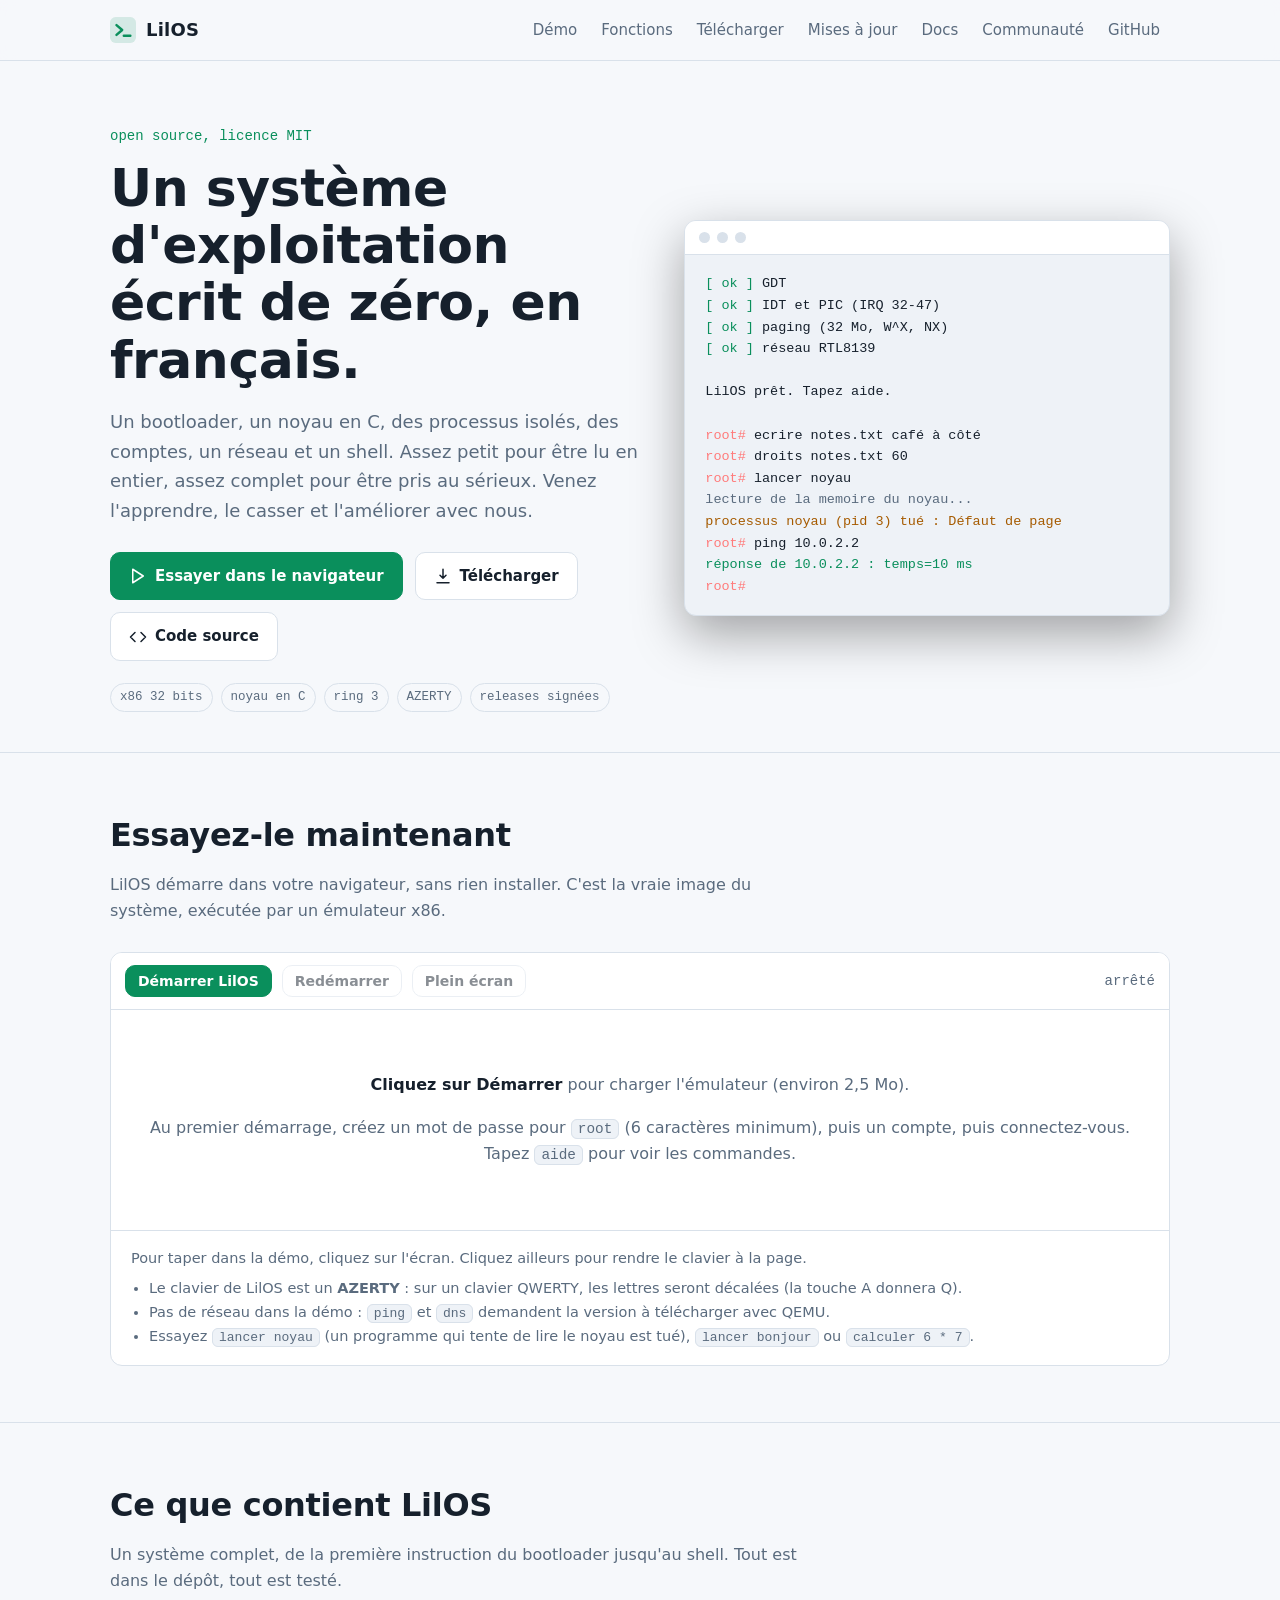
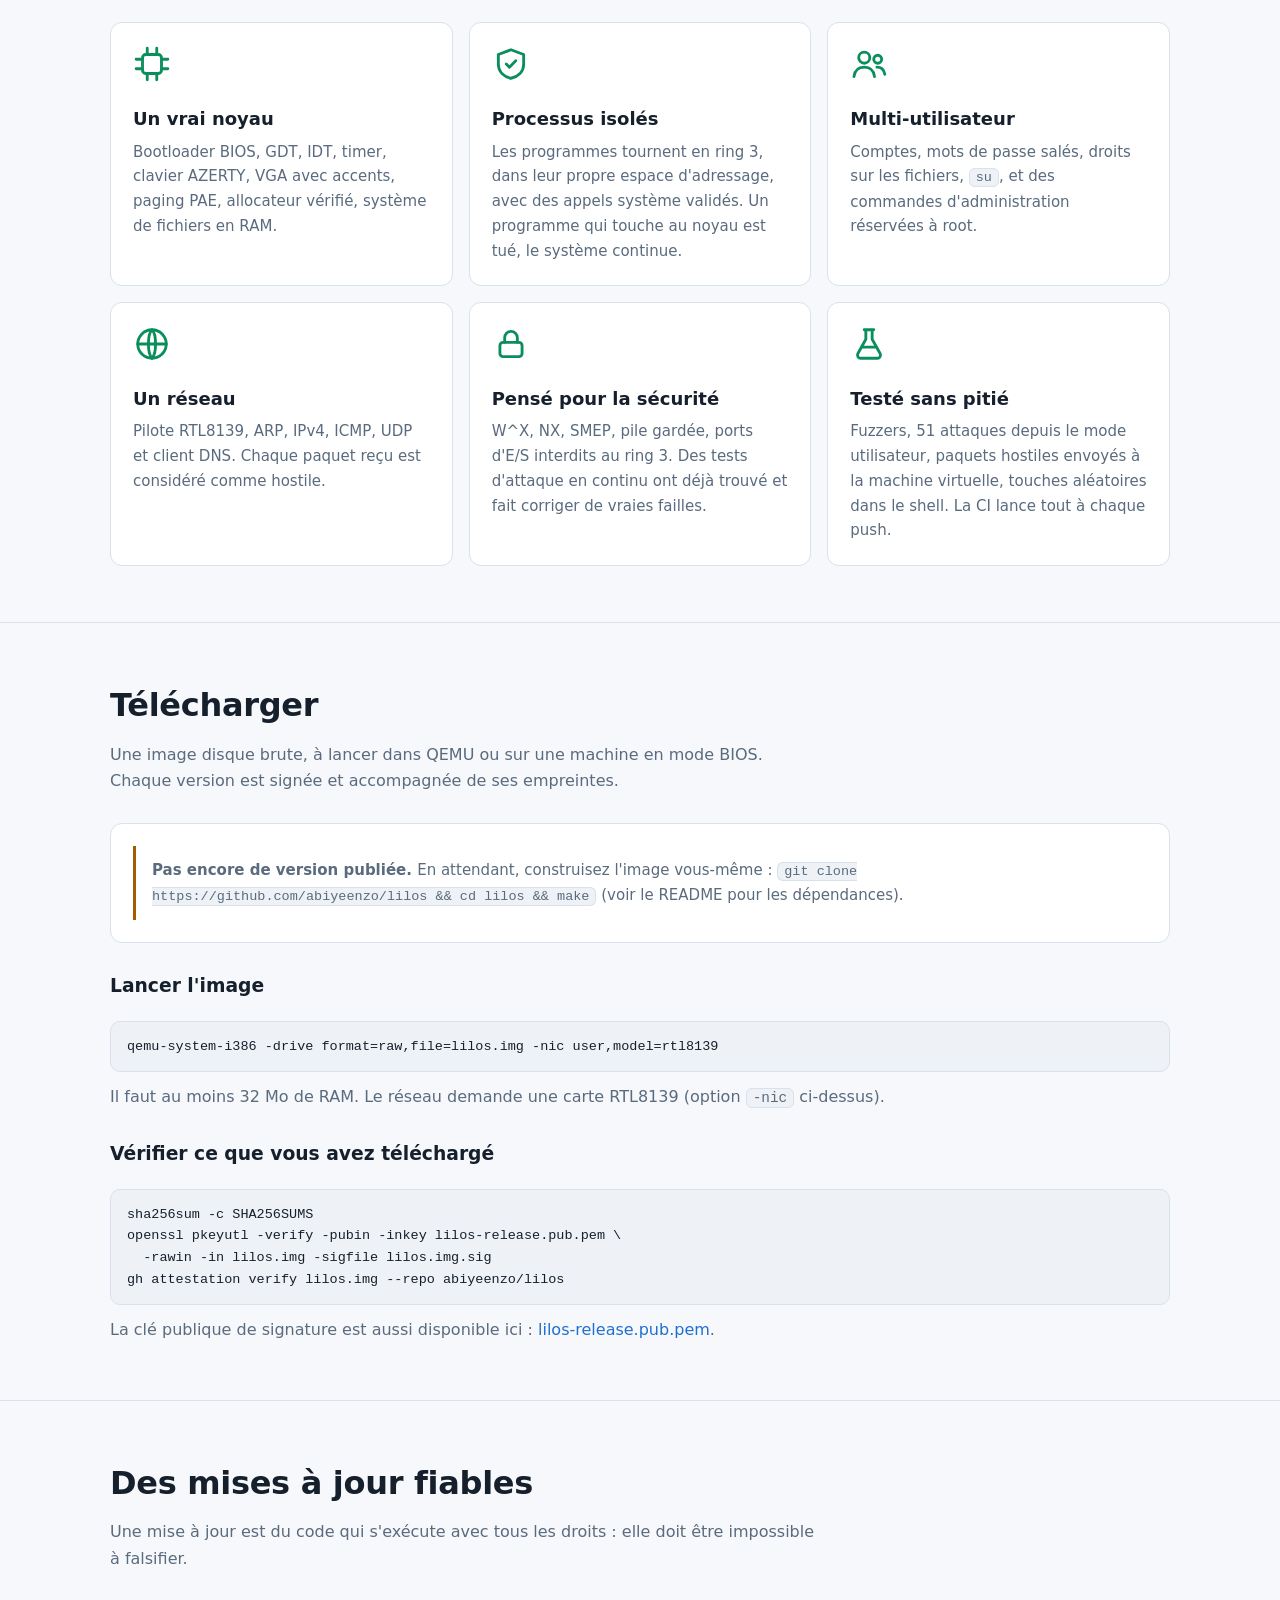
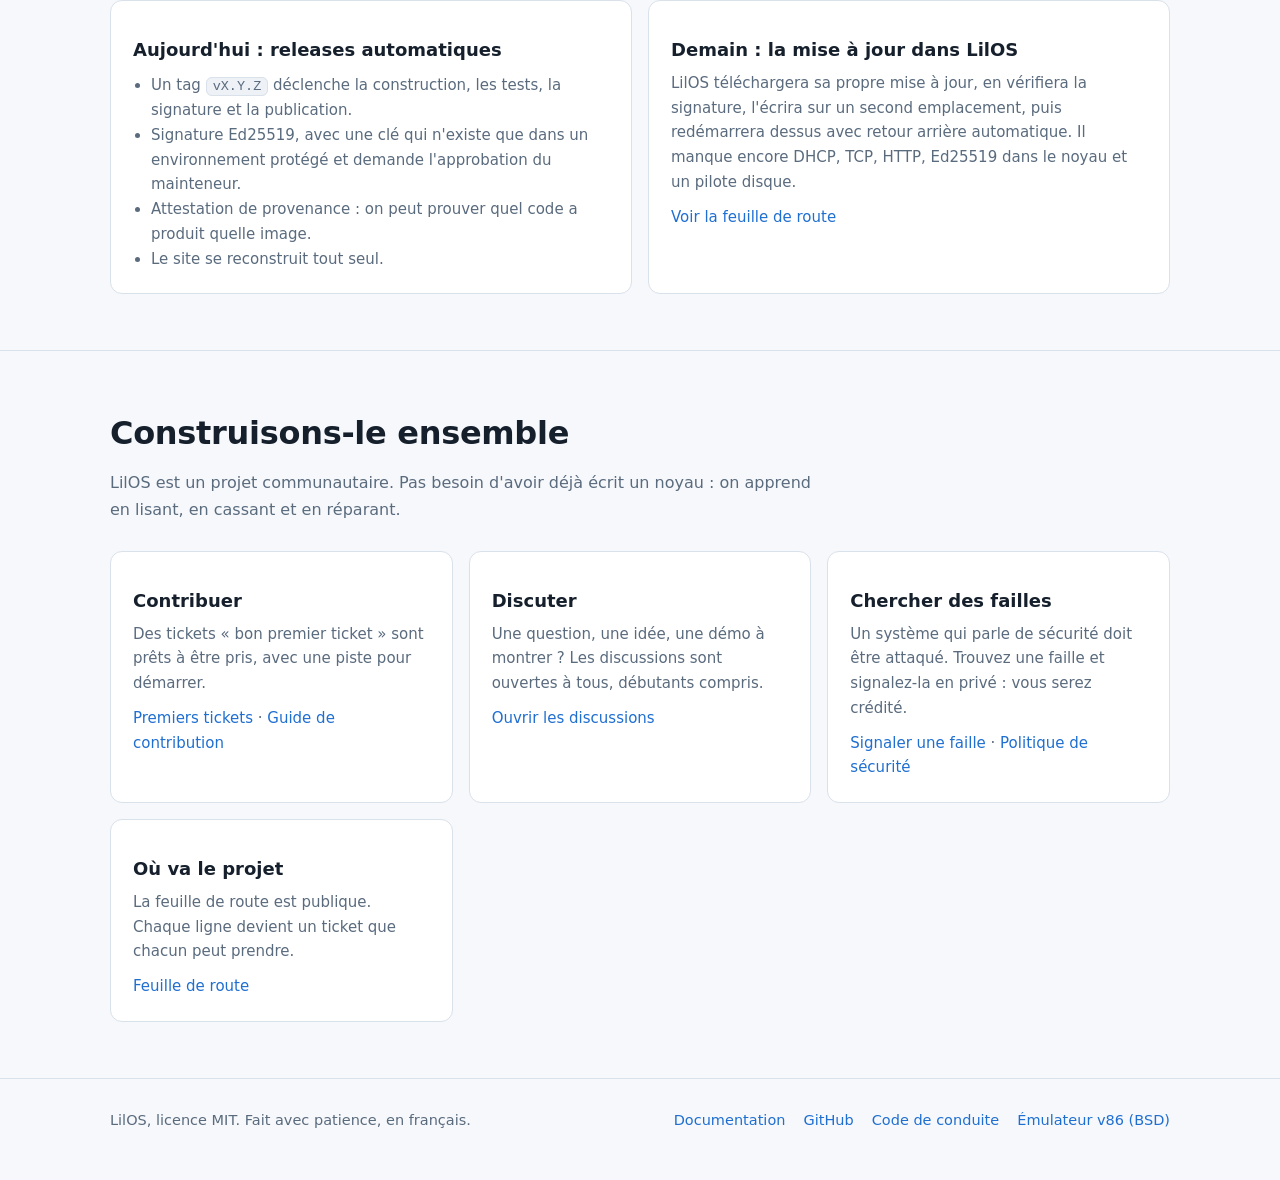
<file: site/index.html>
<!doctype html>
<html lang="fr">
<head>
  <meta charset="utf-8">
  <meta name="viewport" content="width=device-width, initial-scale=1">
  <title>LilOS - un système d'exploitation écrit de zéro, en français</title>
  <meta name="description" content="LilOS est un système d'exploitation x86 32 bits open source : noyau en C, mode utilisateur, multi-utilisateur, réseau et shell en français. Essayez-le dans votre navigateur.">
  <meta http-equiv="Content-Security-Policy" content="default-src 'self'; script-src 'self' 'wasm-unsafe-eval'; worker-src 'self' blob:; style-src 'self' 'unsafe-inline'; img-src 'self' data:; connect-src 'self' https://api.github.com; base-uri 'none'; form-action 'none'">
  <meta property="og:title" content="LilOS - un système d'exploitation écrit de zéro, en français">
  <meta property="og:description" content="Noyau, mode utilisateur, comptes, réseau et shell en français. Open source. Essayez-le dans le navigateur.">
  <meta property="og:type" content="website">
  <meta name="theme-color" content="#0b0f14">
  <link rel="icon" href="favicon.svg" type="image/svg+xml">
  <link rel="stylesheet" href="style.css">
</head>
<body>
  <a class="skip" href="#contenu">Aller au contenu</a>

  <header class="site-header">
    <div class="wrap">
      <a class="brand" href="./" aria-label="LilOS, accueil">
        <svg viewBox="0 0 32 32" aria-hidden="true"><rect width="32" height="32" rx="7" fill="currentColor" opacity="0.14"/><path d="M8 10l7 6-7 6" fill="none" stroke="currentColor" stroke-width="3" stroke-linecap="round" stroke-linejoin="round"/><path d="M17 23h8" stroke="currentColor" stroke-width="3" stroke-linecap="round"/></svg>
        LilOS
      </a>
      <nav class="nav" aria-label="Navigation principale">
        <a href="#demo">Démo</a>
        <a href="#fonctions">Fonctions</a>
        <a href="#telecharger">Télécharger</a>
        <a href="#mise-a-jour">Mises à jour</a>
        <a href="docs.html">Docs</a>
        <a href="#communaute">Communauté</a>
        <a href="https://github.com/abiyeenzo/lilos" rel="noopener">GitHub</a>
      </nav>
    </div>
  </header>

  <main id="contenu">
    <div class="hero">
      <div class="wrap">
        <div>
          <p class="eyebrow">open source, licence MIT</p>
          <h1>Un système d'exploitation écrit de zéro, en français.</h1>
          <p class="lead">Un bootloader, un noyau en C, des processus isolés, des comptes, un réseau et un shell. Assez petit pour être lu en entier, assez complet pour être pris au sérieux. Venez l'apprendre, le casser et l'améliorer avec nous.</p>
          <div class="cta">
            <a class="btn primary" href="#demo">
              <svg viewBox="0 0 24 24" fill="none" stroke="currentColor" stroke-width="2" stroke-linecap="round" stroke-linejoin="round" aria-hidden="true"><path d="M5 3l14 9-14 9z"/></svg>
              Essayer dans le navigateur
            </a>
            <a class="btn" href="#telecharger">
              <svg viewBox="0 0 24 24" fill="none" stroke="currentColor" stroke-width="2" stroke-linecap="round" stroke-linejoin="round" aria-hidden="true"><path d="M12 3v12m0 0l-4-4m4 4l4-4M4 21h16"/></svg>
              Télécharger
            </a>
            <a class="btn" href="https://github.com/abiyeenzo/lilos" rel="noopener">
              <svg viewBox="0 0 24 24" fill="none" stroke="currentColor" stroke-width="2" stroke-linecap="round" stroke-linejoin="round" aria-hidden="true"><path d="M16 18l6-6-6-6M8 6l-6 6 6 6"/></svg>
              Code source
            </a>
          </div>
          <div class="badges">
            <span class="badge">x86 32 bits</span>
            <span class="badge">noyau en C</span>
            <span class="badge">ring 3</span>
            <span class="badge">AZERTY</span>
            <span class="badge">releases signées</span>
          </div>
        </div>

        <div class="terminal" role="img" aria-label="Exemple de session LilOS dans un terminal">
          <div class="bar"><span></span><span></span><span></span></div>
<pre><span class="t-ok">[ ok ]</span> GDT
<span class="t-ok">[ ok ]</span> IDT et PIC (IRQ 32-47)
<span class="t-ok">[ ok ]</span> paging (32 Mo, W^X, NX)
<span class="t-ok">[ ok ]</span> réseau RTL8139

LilOS prêt. Tapez aide.

<span class="t-root">root#</span> ecrire notes.txt café à côté
<span class="t-root">root#</span> droits notes.txt 60
<span class="t-root">root#</span> lancer noyau
<span class="t-dim">lecture de la memoire du noyau...</span>
<span class="t-warn">processus noyau (pid 3) tué : Défaut de page</span>
<span class="t-root">root#</span> ping 10.0.2.2
<span class="t-ok">réponse de 10.0.2.2 : temps=10 ms</span>
<span class="t-root">root#</span> </pre>
        </div>
      </div>
    </div>

    <section id="demo">
      <div class="wrap">
        <h2>Essayez-le maintenant</h2>
        <p class="sub">LilOS démarre dans votre navigateur, sans rien installer. C'est la vraie image du système, exécutée par un émulateur x86.</p>

        <div class="demo-box">
          <div class="demo-toolbar">
            <button class="btn primary small" id="demo-start" type="button">Démarrer LilOS</button>
            <button class="btn small" id="demo-reset" type="button" disabled>Redémarrer</button>
            <button class="btn small" id="demo-full" type="button" disabled>Plein écran</button>
            <span class="status" id="demo-status" role="status" aria-live="polite">arrêté</span>
          </div>
          <div id="demo-placeholder" class="demo-placeholder">
            <p><strong>Cliquez sur Démarrer</strong> pour charger l'émulateur (environ 2,5 Mo).</p>
            <p>Au premier démarrage, créez un mot de passe pour <code>root</code> (6 caractères minimum), puis un compte, puis connectez-vous. Tapez <code>aide</code> pour voir les commandes.</p>
          </div>
          <div id="screen_container" tabindex="0" aria-label="Écran de LilOS : cliquez pour taper au clavier">
            <div style="white-space: pre; font: 14px monospace; line-height: 14px;"></div>
            <canvas style="display: none"></canvas>
          </div>
          <div class="demo-notes">
            Pour taper dans la démo, cliquez sur l'écran. Cliquez ailleurs pour rendre le clavier à la page.
            <ul>
              <li>Le clavier de LilOS est un <strong>AZERTY</strong> : sur un clavier QWERTY, les lettres seront décalées (la touche A donnera Q).</li>
              <li>Pas de réseau dans la démo : <code>ping</code> et <code>dns</code> demandent la version à télécharger avec QEMU.</li>
              <li>Essayez <code>lancer noyau</code> (un programme qui tente de lire le noyau est tué), <code>lancer bonjour</code> ou <code>calculer 6 * 7</code>.</li>
            </ul>
          </div>
        </div>
      </div>
    </section>

    <section id="fonctions">
      <div class="wrap">
        <h2>Ce que contient LilOS</h2>
        <p class="sub">Un système complet, de la première instruction du bootloader jusqu'au shell. Tout est dans le dépôt, tout est testé.</p>

        <div class="grid">
          <article class="card">
            <svg class="icon" viewBox="0 0 24 24" fill="none" stroke="currentColor" stroke-width="1.8" stroke-linecap="round" stroke-linejoin="round" aria-hidden="true"><rect x="6" y="6" width="12" height="12" rx="2"/><path d="M9 2v4M15 2v4M9 18v4M15 18v4M2 9h4M2 15h4M18 9h4M18 15h4"/></svg>
            <h3>Un vrai noyau</h3>
            <p>Bootloader BIOS, GDT, IDT, timer, clavier AZERTY, VGA avec accents, paging PAE, allocateur vérifié, système de fichiers en RAM.</p>
          </article>
          <article class="card">
            <svg class="icon" viewBox="0 0 24 24" fill="none" stroke="currentColor" stroke-width="1.8" stroke-linecap="round" stroke-linejoin="round" aria-hidden="true"><path d="M12 3l8 3v6c0 5-3.5 8-8 9-4.5-1-8-4-8-9V6z"/><path d="M9 12l2 2 4-4"/></svg>
            <h3>Processus isolés</h3>
            <p>Les programmes tournent en ring 3, dans leur propre espace d'adressage, avec des appels système validés. Un programme qui touche au noyau est tué, le système continue.</p>
          </article>
          <article class="card">
            <svg class="icon" viewBox="0 0 24 24" fill="none" stroke="currentColor" stroke-width="1.8" stroke-linecap="round" stroke-linejoin="round" aria-hidden="true"><circle cx="9" cy="8" r="3.5"/><path d="M2.5 20c.5-4 3-6 6.5-6s6 2 6.5 6"/><circle cx="17.5" cy="9" r="2.5"/><path d="M17 14c3 0 4.5 1.8 5 4.5"/></svg>
            <h3>Multi-utilisateur</h3>
            <p>Comptes, mots de passe salés, droits sur les fichiers, <code>su</code>, et des commandes d'administration réservées à root.</p>
          </article>
          <article class="card">
            <svg class="icon" viewBox="0 0 24 24" fill="none" stroke="currentColor" stroke-width="1.8" stroke-linecap="round" stroke-linejoin="round" aria-hidden="true"><circle cx="12" cy="12" r="9"/><path d="M3 12h18M12 3c3 3 3 15 0 18M12 3c-3 3-3 15 0 18"/></svg>
            <h3>Un réseau</h3>
            <p>Pilote RTL8139, ARP, IPv4, ICMP, UDP et client DNS. Chaque paquet reçu est considéré comme hostile.</p>
          </article>
          <article class="card">
            <svg class="icon" viewBox="0 0 24 24" fill="none" stroke="currentColor" stroke-width="1.8" stroke-linecap="round" stroke-linejoin="round" aria-hidden="true"><rect x="5" y="11" width="14" height="9" rx="2"/><path d="M8 11V8a4 4 0 018 0v3"/></svg>
            <h3>Pensé pour la sécurité</h3>
            <p>W^X, NX, SMEP, pile gardée, ports d'E/S interdits au ring 3. Des tests d'attaque en continu ont déjà trouvé et fait corriger de vraies failles.</p>
          </article>
          <article class="card">
            <svg class="icon" viewBox="0 0 24 24" fill="none" stroke="currentColor" stroke-width="1.8" stroke-linecap="round" stroke-linejoin="round" aria-hidden="true"><path d="M9 3h6M10 3v6l-5 9a2 2 0 001.8 3h10.4A2 2 0 0019 18l-5-9V3"/><path d="M7.5 14h9"/></svg>
            <h3>Testé sans pitié</h3>
            <p>Fuzzers, 51 attaques depuis le mode utilisateur, paquets hostiles envoyés à la machine virtuelle, touches aléatoires dans le shell. La CI lance tout à chaque push.</p>
          </article>
        </div>
      </div>
    </section>

    <section id="telecharger">
      <div class="wrap">
        <h2>Télécharger</h2>
        <p class="sub">Une image disque brute, à lancer dans QEMU ou sur une machine en mode BIOS. Chaque version est signée et accompagnée de ses empreintes.</p>

        <div class="card" id="release">
          <p class="t-dim" id="release-loading">Recherche de la dernière version...</p>
        </div>

        <h3 style="margin-top: 28px;">Lancer l'image</h3>
        <pre class="code"><code>qemu-system-i386 -drive format=raw,file=lilos.img -nic user,model=rtl8139</code></pre>
        <p class="t-dim" style="margin: 0;">Il faut au moins 32 Mo de RAM. Le réseau demande une carte RTL8139 (option <code>-nic</code> ci-dessus).</p>

        <h3 style="margin-top: 28px;">Vérifier ce que vous avez téléchargé</h3>
        <pre class="code"><code>sha256sum -c SHA256SUMS
openssl pkeyutl -verify -pubin -inkey lilos-release.pub.pem \
  -rawin -in lilos.img -sigfile lilos.img.sig
gh attestation verify lilos.img --repo abiyeenzo/lilos</code></pre>
        <p class="t-dim" style="margin: 0;">La clé publique de signature est aussi disponible ici : <a href="lilos-release.pub.pem">lilos-release.pub.pem</a>.</p>
      </div>
    </section>

    <section id="mise-a-jour">
      <div class="wrap">
        <h2>Des mises à jour fiables</h2>
        <p class="sub">Une mise à jour est du code qui s'exécute avec tous les droits : elle doit être impossible à falsifier.</p>

        <div class="grid">
          <article class="card">
            <h3>Aujourd'hui : releases automatiques</h3>
            <ul>
              <li>Un tag <code>vX.Y.Z</code> déclenche la construction, les tests, la signature et la publication.</li>
              <li>Signature Ed25519, avec une clé qui n'existe que dans un environnement protégé et demande l'approbation du mainteneur.</li>
              <li>Attestation de provenance : on peut prouver quel code a produit quelle image.</li>
              <li>Le site se reconstruit tout seul.</li>
            </ul>
          </article>
          <article class="card">
            <h3>Demain : la mise à jour dans LilOS</h3>
            <p>LilOS téléchargera sa propre mise à jour, en vérifiera la signature, l'écrira sur un second emplacement, puis redémarrera dessus avec retour arrière automatique. Il manque encore DHCP, TCP, HTTP, Ed25519 dans le noyau et un pilote disque.</p>
            <p style="margin-top: 10px;"><a href="https://github.com/abiyeenzo/lilos/blob/main/ROADMAP.md">Voir la feuille de route</a></p>
          </article>
        </div>
      </div>
    </section>

    <section id="communaute">
      <div class="wrap">
        <h2>Construisons-le ensemble</h2>
        <p class="sub">LilOS est un projet communautaire. Pas besoin d'avoir déjà écrit un noyau : on apprend en lisant, en cassant et en réparant.</p>

        <div class="grid">
          <article class="card">
            <h3>Contribuer</h3>
            <p>Des tickets « bon premier ticket » sont prêts à être pris, avec une piste pour démarrer.</p>
            <p style="margin-top: 10px;"><a href="https://github.com/abiyeenzo/lilos/labels/good%20first%20issue">Premiers tickets</a> · <a href="https://github.com/abiyeenzo/lilos/blob/main/CONTRIBUTING.md">Guide de contribution</a></p>
          </article>
          <article class="card">
            <h3>Discuter</h3>
            <p>Une question, une idée, une démo à montrer ? Les discussions sont ouvertes à tous, débutants compris.</p>
            <p style="margin-top: 10px;"><a href="https://github.com/abiyeenzo/lilos/discussions">Ouvrir les discussions</a></p>
          </article>
          <article class="card">
            <h3>Chercher des failles</h3>
            <p>Un système qui parle de sécurité doit être attaqué. Trouvez une faille et signalez-la en privé : vous serez crédité.</p>
            <p style="margin-top: 10px;"><a href="https://github.com/abiyeenzo/lilos/security/advisories/new">Signaler une faille</a> · <a href="https://github.com/abiyeenzo/lilos/blob/main/SECURITY.md">Politique de sécurité</a></p>
          </article>
          <article class="card">
            <h3>Où va le projet</h3>
            <p>La feuille de route est publique. Chaque ligne devient un ticket que chacun peut prendre.</p>
            <p style="margin-top: 10px;"><a href="https://github.com/abiyeenzo/lilos/blob/main/ROADMAP.md">Feuille de route</a></p>
          </article>
        </div>
      </div>
    </section>
  </main>

  <footer>
    <div class="wrap">
      <div>LilOS, licence MIT. Fait avec patience, en français.</div>
      <ul>
        <li><a href="docs.html">Documentation</a></li>
        <li><a href="https://github.com/abiyeenzo/lilos" rel="noopener">GitHub</a></li>
        <li><a href="https://github.com/abiyeenzo/lilos/blob/main/CODE_OF_CONDUCT.md">Code de conduite</a></li>
        <li><a href="demo/LICENSE-v86.txt">Émulateur v86 (BSD)</a></li>
      </ul>
    </div>
  </footer>

  <script src="app.js" defer></script>
</body>
</html>
</file>
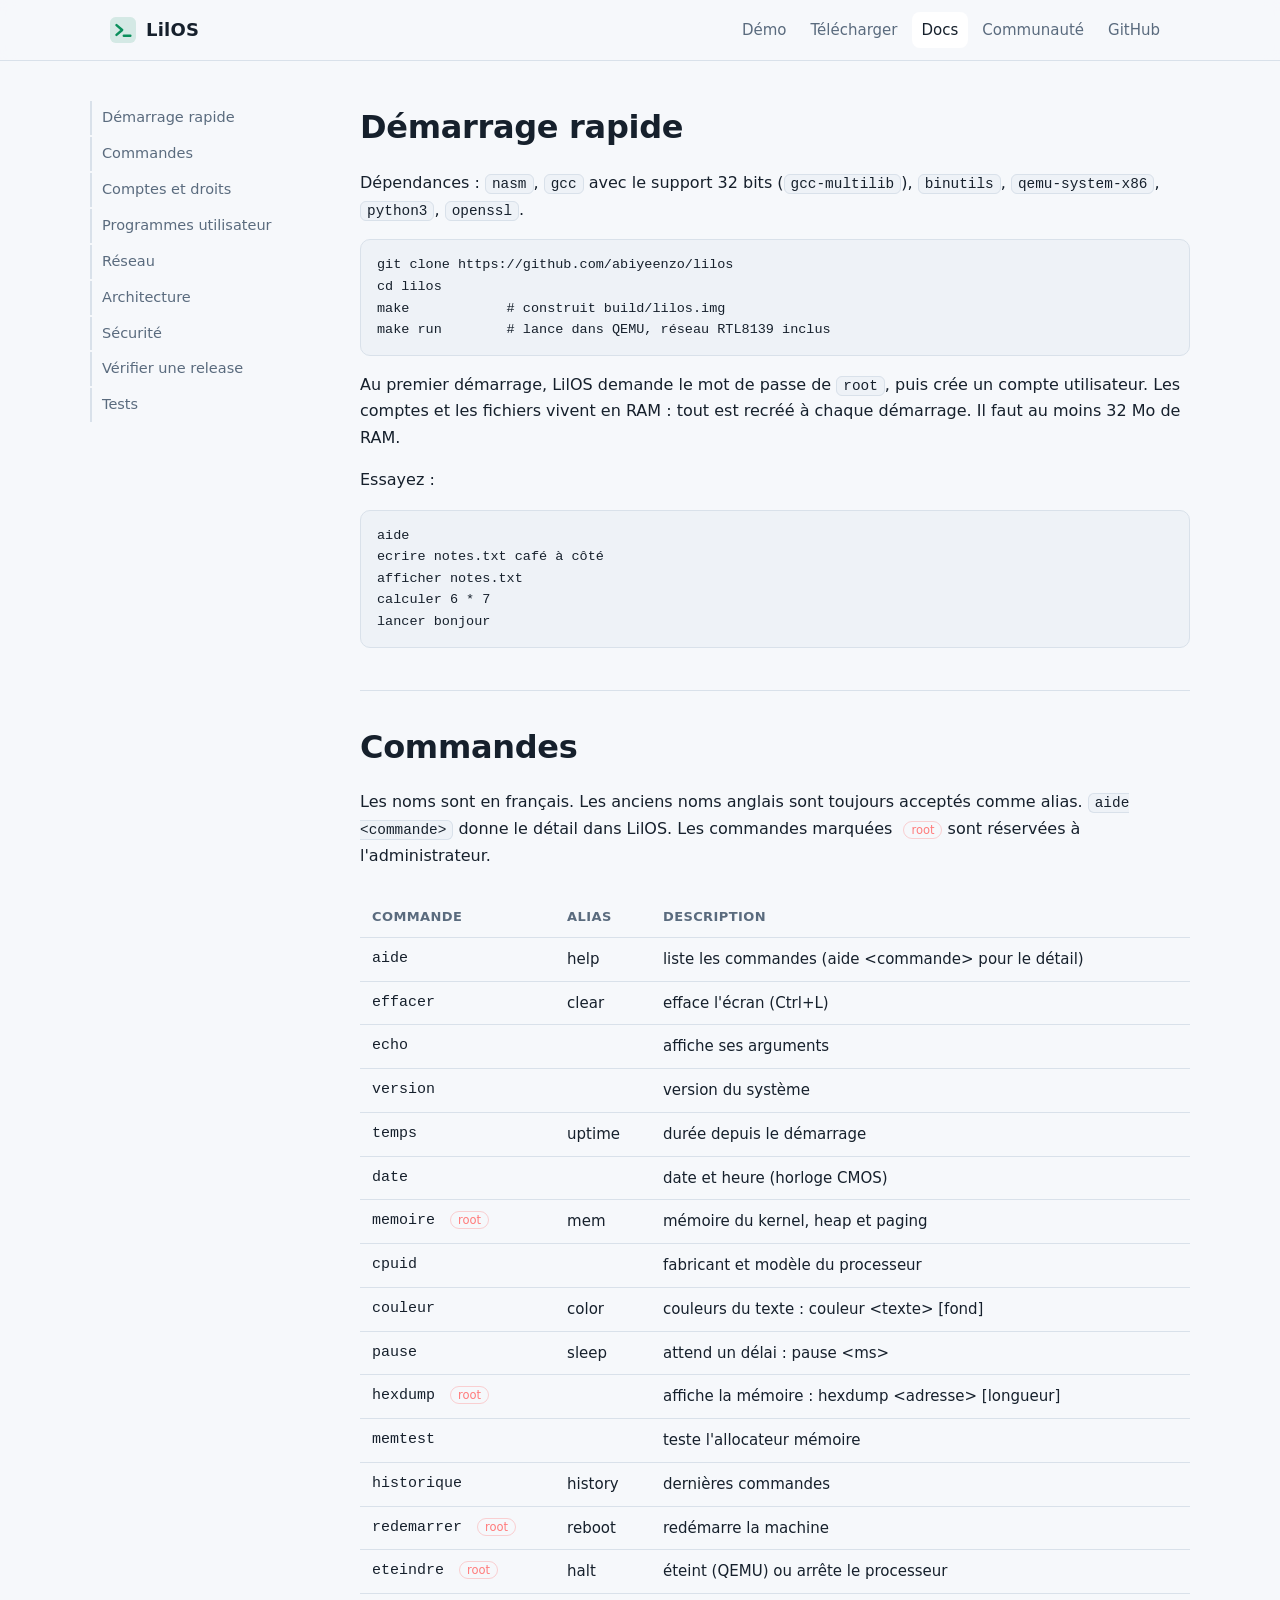
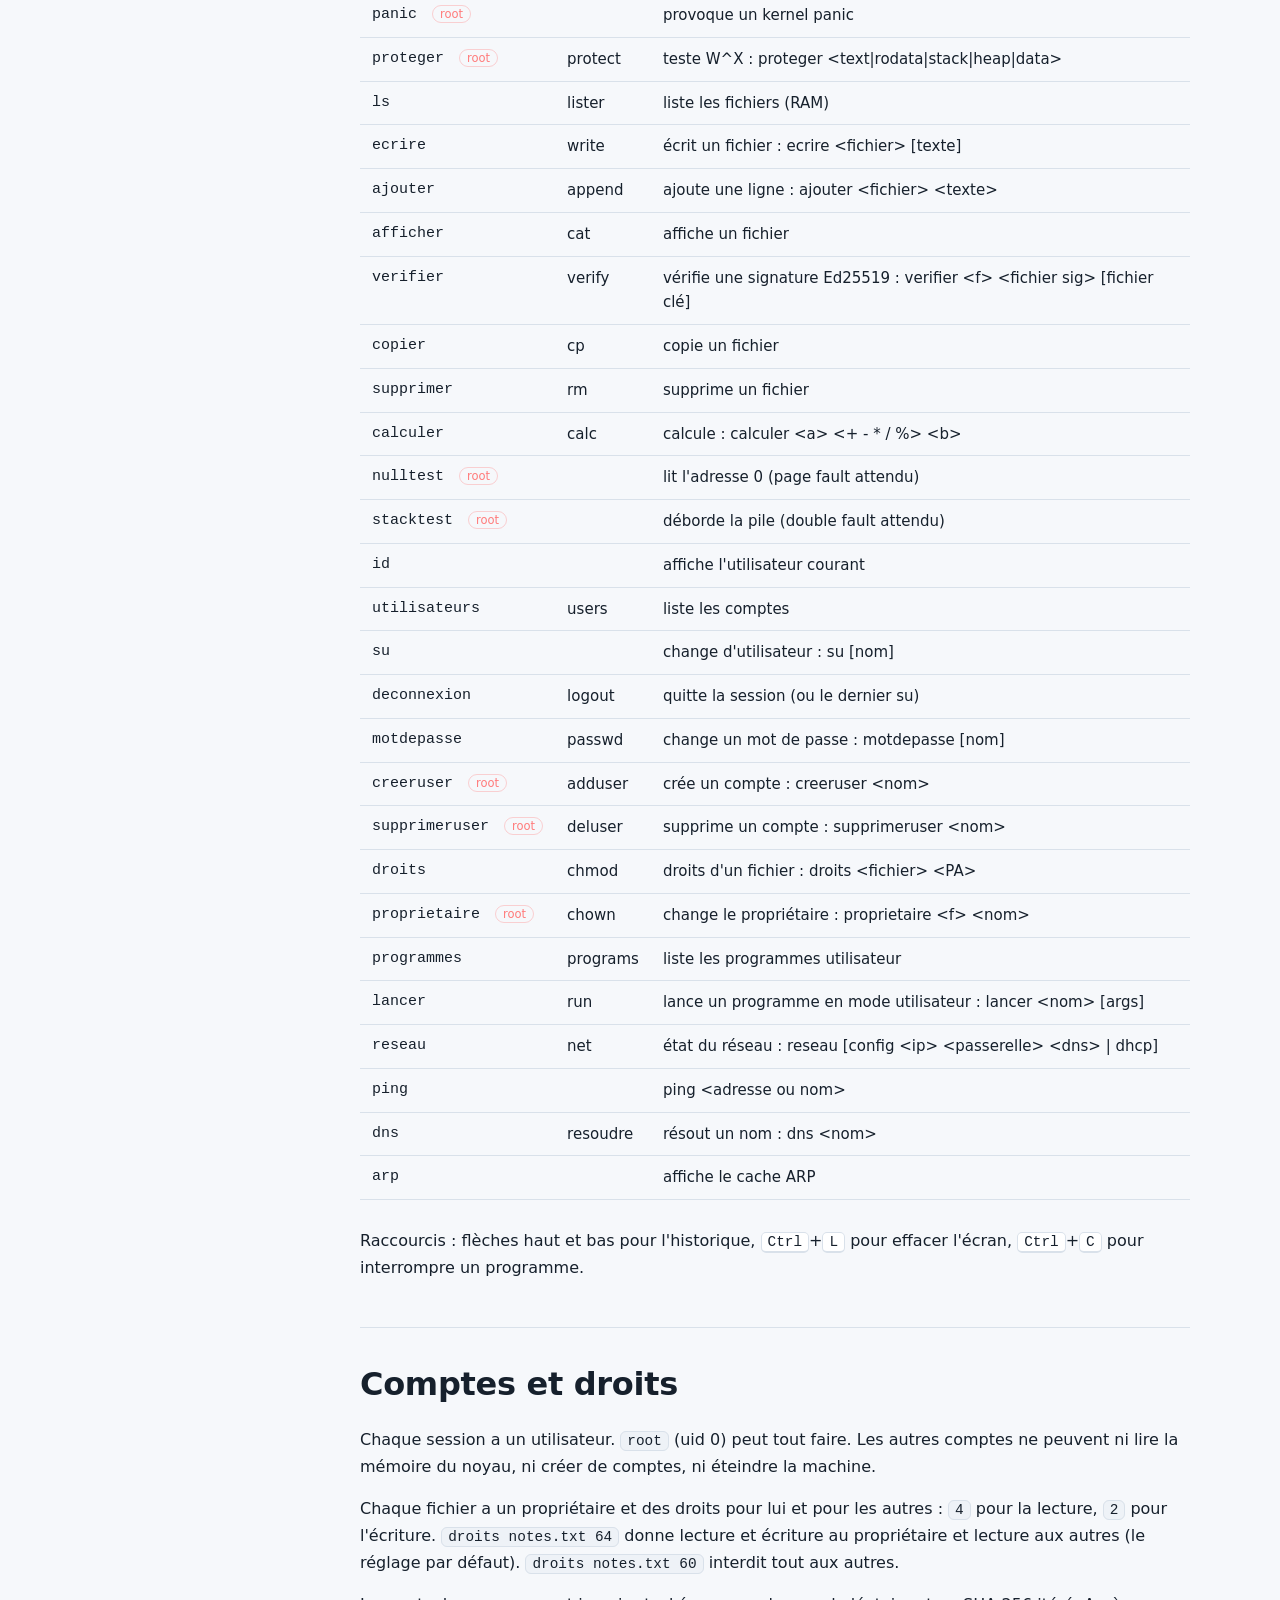
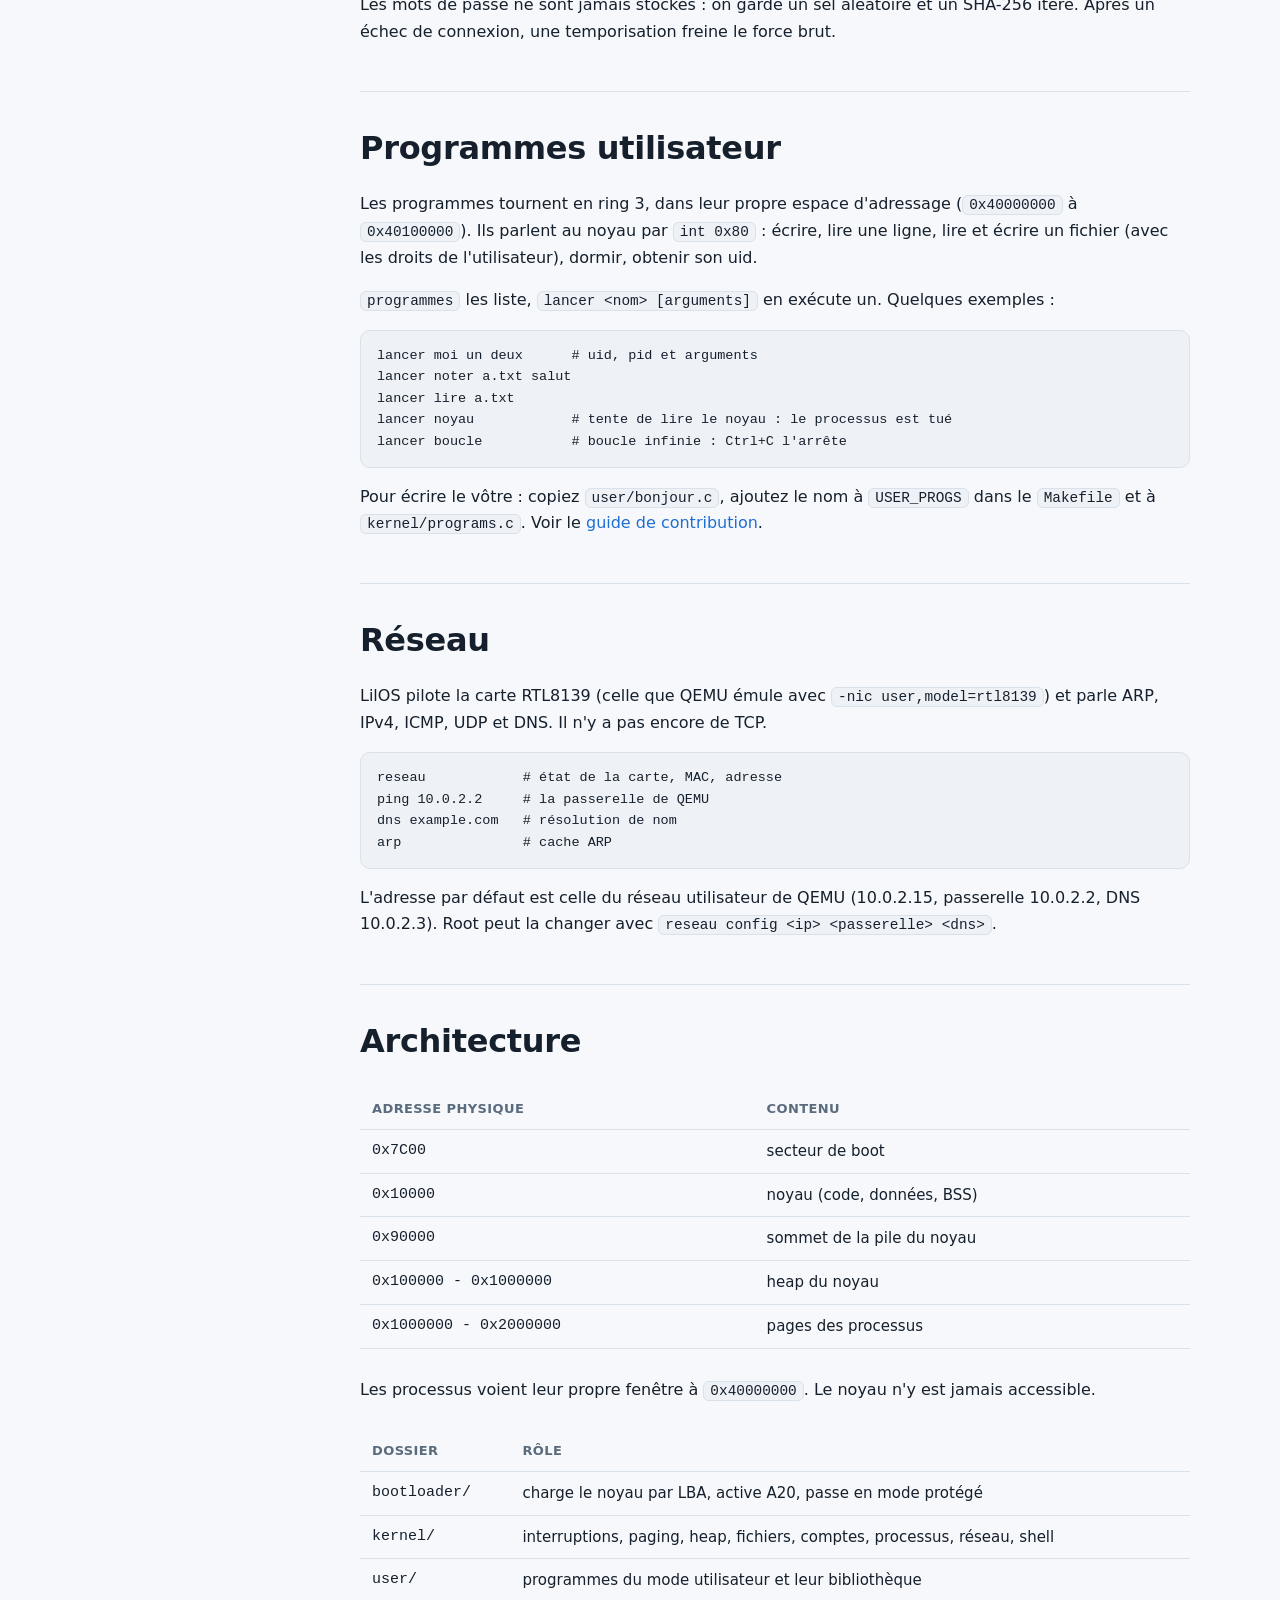
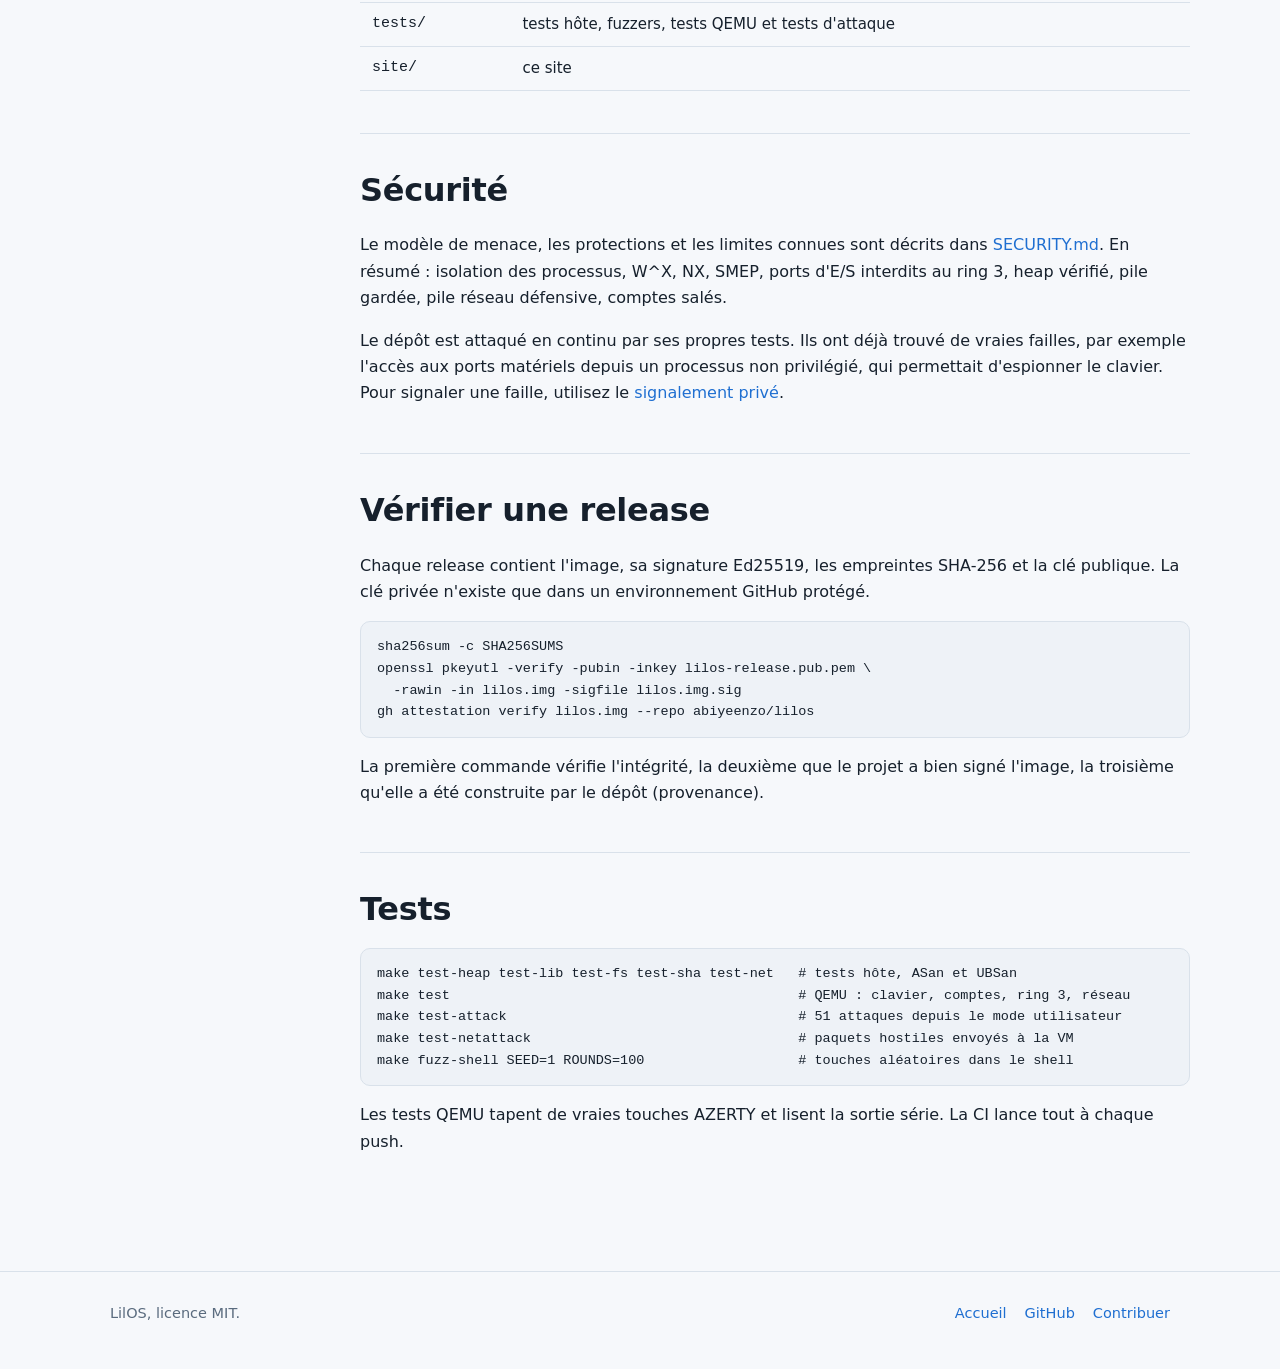
<file: site/docs.html>
<!doctype html>
<html lang="fr">
<head>
  <meta charset="utf-8">
  <meta name="viewport" content="width=device-width, initial-scale=1">
  <title>Documentation - LilOS</title>
  <meta name="description" content="Documentation de LilOS : démarrage, commandes, comptes et droits, programmes utilisateur, réseau, architecture et sécurité.">
  <meta http-equiv="Content-Security-Policy" content="default-src 'self'; script-src 'self'; style-src 'self' 'unsafe-inline'; img-src 'self' data:; base-uri 'none'; form-action 'none'">
  <meta name="theme-color" content="#0b0f14">
  <link rel="icon" href="favicon.svg" type="image/svg+xml">
  <link rel="stylesheet" href="style.css">
</head>
<body>
  <a class="skip" href="#contenu">Aller au contenu</a>

  <header class="site-header">
    <div class="wrap">
      <a class="brand" href="./" aria-label="LilOS, accueil">
        <svg viewBox="0 0 32 32" aria-hidden="true"><rect width="32" height="32" rx="7" fill="currentColor" opacity="0.14"/><path d="M8 10l7 6-7 6" fill="none" stroke="currentColor" stroke-width="3" stroke-linecap="round" stroke-linejoin="round"/><path d="M17 23h8" stroke="currentColor" stroke-width="3" stroke-linecap="round"/></svg>
        LilOS
      </a>
      <nav class="nav" aria-label="Navigation principale">
        <a href="./#demo">Démo</a>
        <a href="./#telecharger">Télécharger</a>
        <a href="docs.html" aria-current="page">Docs</a>
        <a href="./#communaute">Communauté</a>
        <a href="https://github.com/abiyeenzo/lilos" rel="noopener">GitHub</a>
      </nav>
    </div>
  </header>

  <div class="wrap doc" id="contenu">
    <aside class="toc" aria-label="Sommaire">
      <ul>
        <li><a href="#demarrage">Démarrage rapide</a></li>
        <li><a href="#commandes">Commandes</a></li>
        <li><a href="#comptes">Comptes et droits</a></li>
        <li><a href="#programmes">Programmes utilisateur</a></li>
        <li><a href="#reseau">Réseau</a></li>
        <li><a href="#architecture">Architecture</a></li>
        <li><a href="#securite">Sécurité</a></li>
        <li><a href="#verifier">Vérifier une release</a></li>
        <li><a href="#tests">Tests</a></li>
      </ul>
    </aside>

    <article>
      <section id="demarrage">
        <h2>Démarrage rapide</h2>
        <p>Dépendances : <code>nasm</code>, <code>gcc</code> avec le support 32 bits (<code>gcc-multilib</code>), <code>binutils</code>, <code>qemu-system-x86</code>, <code>python3</code>, <code>openssl</code>.</p>
        <pre class="code"><code>git clone https://github.com/abiyeenzo/lilos
cd lilos
make            # construit build/lilos.img
make run        # lance dans QEMU, réseau RTL8139 inclus</code></pre>
        <p>Au premier démarrage, LilOS demande le mot de passe de <code>root</code>, puis crée un compte utilisateur. Les comptes et les fichiers vivent en RAM : tout est recréé à chaque démarrage. Il faut au moins 32 Mo de RAM.</p>
        <p>Essayez :</p>
        <pre class="code"><code>aide
ecrire notes.txt café à côté
afficher notes.txt
calculer 6 * 7
lancer bonjour</code></pre>
      </section>

      <section id="commandes">
        <h2>Commandes</h2>
        <p>Les noms sont en français. Les anciens noms anglais sont toujours acceptés comme alias. <code>aide &lt;commande&gt;</code> donne le détail dans LilOS. Les commandes marquées <span class="tag-root">root</span> sont réservées à l'administrateur.</p>
        <div class="table-scroll">
          <table>
            <thead><tr><th>Commande</th><th>Alias</th><th>Description</th></tr></thead>
            <tbody>
<tr><td>aide</td><td>help</td><td>liste les commandes (aide &lt;commande&gt; pour le détail)</td></tr>
<tr><td>effacer</td><td>clear</td><td>efface l&#x27;écran (Ctrl+L)</td></tr>
<tr><td>echo</td><td></td><td>affiche ses arguments</td></tr>
<tr><td>version</td><td></td><td>version du système</td></tr>
<tr><td>temps</td><td>uptime</td><td>durée depuis le démarrage</td></tr>
<tr><td>date</td><td></td><td>date et heure (horloge CMOS)</td></tr>
<tr><td>memoire <span class="tag-root">root</span></td><td>mem</td><td>mémoire du kernel, heap et paging</td></tr>
<tr><td>cpuid</td><td></td><td>fabricant et modèle du processeur</td></tr>
<tr><td>couleur</td><td>color</td><td>couleurs du texte : couleur &lt;texte&gt; [fond]</td></tr>
<tr><td>pause</td><td>sleep</td><td>attend un délai : pause &lt;ms&gt;</td></tr>
<tr><td>hexdump <span class="tag-root">root</span></td><td></td><td>affiche la mémoire : hexdump &lt;adresse&gt; [longueur]</td></tr>
<tr><td>memtest</td><td></td><td>teste l&#x27;allocateur mémoire</td></tr>
<tr><td>historique</td><td>history</td><td>dernières commandes</td></tr>
<tr><td>redemarrer <span class="tag-root">root</span></td><td>reboot</td><td>redémarre la machine</td></tr>
<tr><td>eteindre <span class="tag-root">root</span></td><td>halt</td><td>éteint (QEMU) ou arrête le processeur</td></tr>
<tr><td>panic <span class="tag-root">root</span></td><td></td><td>provoque un kernel panic</td></tr>
<tr><td>proteger <span class="tag-root">root</span></td><td>protect</td><td>teste W^X : proteger &lt;text|rodata|stack|heap|data&gt;</td></tr>
<tr><td>ls</td><td>lister</td><td>liste les fichiers (RAM)</td></tr>
<tr><td>ecrire</td><td>write</td><td>écrit un fichier : ecrire &lt;fichier&gt; [texte]</td></tr>
<tr><td>ajouter</td><td>append</td><td>ajoute une ligne : ajouter &lt;fichier&gt; &lt;texte&gt;</td></tr>
<tr><td>afficher</td><td>cat</td><td>affiche un fichier</td></tr>
<tr><td>verifier</td><td>verify</td><td>vérifie une signature Ed25519 : verifier &lt;f&gt; &lt;fichier sig&gt; [fichier clé]</td></tr>
<tr><td>copier</td><td>cp</td><td>copie un fichier</td></tr>
<tr><td>supprimer</td><td>rm</td><td>supprime un fichier</td></tr>
<tr><td>calculer</td><td>calc</td><td>calcule : calculer &lt;a&gt; &lt;+ - * / %&gt; &lt;b&gt;</td></tr>
<tr><td>nulltest <span class="tag-root">root</span></td><td></td><td>lit l&#x27;adresse 0 (page fault attendu)</td></tr>
<tr><td>stacktest <span class="tag-root">root</span></td><td></td><td>déborde la pile (double fault attendu)</td></tr>
<tr><td>id</td><td></td><td>affiche l&#x27;utilisateur courant</td></tr>
<tr><td>utilisateurs</td><td>users</td><td>liste les comptes</td></tr>
<tr><td>su</td><td></td><td>change d&#x27;utilisateur : su [nom]</td></tr>
<tr><td>deconnexion</td><td>logout</td><td>quitte la session (ou le dernier su)</td></tr>
<tr><td>motdepasse</td><td>passwd</td><td>change un mot de passe : motdepasse [nom]</td></tr>
<tr><td>creeruser <span class="tag-root">root</span></td><td>adduser</td><td>crée un compte : creeruser &lt;nom&gt;</td></tr>
<tr><td>supprimeruser <span class="tag-root">root</span></td><td>deluser</td><td>supprime un compte : supprimeruser &lt;nom&gt;</td></tr>
<tr><td>droits</td><td>chmod</td><td>droits d&#x27;un fichier : droits &lt;fichier&gt; &lt;PA&gt;</td></tr>
<tr><td>proprietaire <span class="tag-root">root</span></td><td>chown</td><td>change le propriétaire : proprietaire &lt;f&gt; &lt;nom&gt;</td></tr>
<tr><td>programmes</td><td>programs</td><td>liste les programmes utilisateur</td></tr>
<tr><td>lancer</td><td>run</td><td>lance un programme en mode utilisateur : lancer &lt;nom&gt; [args]</td></tr>
<tr><td>reseau</td><td>net</td><td>état du réseau : reseau [config &lt;ip&gt; &lt;passerelle&gt; &lt;dns&gt; | dhcp]</td></tr>
<tr><td>ping</td><td></td><td>ping &lt;adresse ou nom&gt;</td></tr>
<tr><td>dns</td><td>resoudre</td><td>résout un nom : dns &lt;nom&gt;</td></tr>
<tr><td>arp</td><td></td><td>affiche le cache ARP</td></tr>
            </tbody>
          </table>
        </div>
        <p>Raccourcis : flèches haut et bas pour l'historique, <kbd>Ctrl</kbd>+<kbd>L</kbd> pour effacer l'écran, <kbd>Ctrl</kbd>+<kbd>C</kbd> pour interrompre un programme.</p>
      </section>

      <section id="comptes">
        <h2>Comptes et droits</h2>
        <p>Chaque session a un utilisateur. <code>root</code> (uid 0) peut tout faire. Les autres comptes ne peuvent ni lire la mémoire du noyau, ni créer de comptes, ni éteindre la machine.</p>
        <p>Chaque fichier a un propriétaire et des droits pour lui et pour les autres : <code>4</code> pour la lecture, <code>2</code> pour l'écriture. <code>droits notes.txt 64</code> donne lecture et écriture au propriétaire et lecture aux autres (le réglage par défaut). <code>droits notes.txt 60</code> interdit tout aux autres.</p>
        <p>Les mots de passe ne sont jamais stockés : on garde un sel aléatoire et un SHA-256 itéré. Après un échec de connexion, une temporisation freine le force brut.</p>
      </section>

      <section id="programmes">
        <h2>Programmes utilisateur</h2>
        <p>Les programmes tournent en ring 3, dans leur propre espace d'adressage (<code>0x40000000</code> à <code>0x40100000</code>). Ils parlent au noyau par <code>int 0x80</code> : écrire, lire une ligne, lire et écrire un fichier (avec les droits de l'utilisateur), dormir, obtenir son uid.</p>
        <p><code>programmes</code> les liste, <code>lancer &lt;nom&gt; [arguments]</code> en exécute un. Quelques exemples :</p>
        <pre class="code"><code>lancer moi un deux      # uid, pid et arguments
lancer noter a.txt salut
lancer lire a.txt
lancer noyau            # tente de lire le noyau : le processus est tué
lancer boucle           # boucle infinie : Ctrl+C l'arrête</code></pre>
        <p>Pour écrire le vôtre : copiez <code>user/bonjour.c</code>, ajoutez le nom à <code>USER_PROGS</code> dans le <code>Makefile</code> et à <code>kernel/programs.c</code>. Voir le <a href="https://github.com/abiyeenzo/lilos/blob/main/CONTRIBUTING.md">guide de contribution</a>.</p>
      </section>

      <section id="reseau">
        <h2>Réseau</h2>
        <p>LilOS pilote la carte RTL8139 (celle que QEMU émule avec <code>-nic user,model=rtl8139</code>) et parle ARP, IPv4, ICMP, UDP et DNS. Il n'y a pas encore de TCP.</p>
        <pre class="code"><code>reseau            # état de la carte, MAC, adresse
ping 10.0.2.2     # la passerelle de QEMU
dns example.com   # résolution de nom
arp               # cache ARP</code></pre>
        <p>L'adresse par défaut est celle du réseau utilisateur de QEMU (10.0.2.15, passerelle 10.0.2.2, DNS 10.0.2.3). Root peut la changer avec <code>reseau config &lt;ip&gt; &lt;passerelle&gt; &lt;dns&gt;</code>.</p>
      </section>

      <section id="architecture">
        <h2>Architecture</h2>
        <div class="table-scroll">
          <table>
            <thead><tr><th>Adresse physique</th><th>Contenu</th></tr></thead>
            <tbody>
              <tr><td>0x7C00</td><td>secteur de boot</td></tr>
              <tr><td>0x10000</td><td>noyau (code, données, BSS)</td></tr>
              <tr><td>0x90000</td><td>sommet de la pile du noyau</td></tr>
              <tr><td>0x100000 - 0x1000000</td><td>heap du noyau</td></tr>
              <tr><td>0x1000000 - 0x2000000</td><td>pages des processus</td></tr>
            </tbody>
          </table>
        </div>
        <p>Les processus voient leur propre fenêtre à <code>0x40000000</code>. Le noyau n'y est jamais accessible.</p>
        <div class="table-scroll">
          <table>
            <thead><tr><th>Dossier</th><th>Rôle</th></tr></thead>
            <tbody>
              <tr><td>bootloader/</td><td>charge le noyau par LBA, active A20, passe en mode protégé</td></tr>
              <tr><td>kernel/</td><td>interruptions, paging, heap, fichiers, comptes, processus, réseau, shell</td></tr>
              <tr><td>user/</td><td>programmes du mode utilisateur et leur bibliothèque</td></tr>
              <tr><td>tests/</td><td>tests hôte, fuzzers, tests QEMU et tests d'attaque</td></tr>
              <tr><td>site/</td><td>ce site</td></tr>
            </tbody>
          </table>
        </div>
      </section>

      <section id="securite">
        <h2>Sécurité</h2>
        <p>Le modèle de menace, les protections et les limites connues sont décrits dans <a href="https://github.com/abiyeenzo/lilos/blob/main/SECURITY.md">SECURITY.md</a>. En résumé : isolation des processus, W^X, NX, SMEP, ports d'E/S interdits au ring 3, heap vérifié, pile gardée, pile réseau défensive, comptes salés.</p>
        <p>Le dépôt est attaqué en continu par ses propres tests. Ils ont déjà trouvé de vraies failles, par exemple l'accès aux ports matériels depuis un processus non privilégié, qui permettait d'espionner le clavier. Pour signaler une faille, utilisez le <a href="https://github.com/abiyeenzo/lilos/security/advisories/new">signalement privé</a>.</p>
      </section>

      <section id="verifier">
        <h2>Vérifier une release</h2>
        <p>Chaque release contient l'image, sa signature Ed25519, les empreintes SHA-256 et la clé publique. La clé privée n'existe que dans un environnement GitHub protégé.</p>
        <pre class="code"><code>sha256sum -c SHA256SUMS
openssl pkeyutl -verify -pubin -inkey lilos-release.pub.pem \
  -rawin -in lilos.img -sigfile lilos.img.sig
gh attestation verify lilos.img --repo abiyeenzo/lilos</code></pre>
        <p>La première commande vérifie l'intégrité, la deuxième que le projet a bien signé l'image, la troisième qu'elle a été construite par le dépôt (provenance).</p>
      </section>

      <section id="tests">
        <h2>Tests</h2>
        <pre class="code"><code>make test-heap test-lib test-fs test-sha test-net   # tests hôte, ASan et UBSan
make test                                           # QEMU : clavier, comptes, ring 3, réseau
make test-attack                                    # 51 attaques depuis le mode utilisateur
make test-netattack                                 # paquets hostiles envoyés à la VM
make fuzz-shell SEED=1 ROUNDS=100                   # touches aléatoires dans le shell</code></pre>
        <p>Les tests QEMU tapent de vraies touches AZERTY et lisent la sortie série. La CI lance tout à chaque push.</p>
      </section>
    </article>
  </div>

  <footer>
    <div class="wrap">
      <div>LilOS, licence MIT.</div>
      <ul>
        <li><a href="./">Accueil</a></li>
        <li><a href="https://github.com/abiyeenzo/lilos" rel="noopener">GitHub</a></li>
        <li><a href="https://github.com/abiyeenzo/lilos/blob/main/CONTRIBUTING.md">Contribuer</a></li>
      </ul>
    </div>
  </footer>
</body>
</html>
</file>
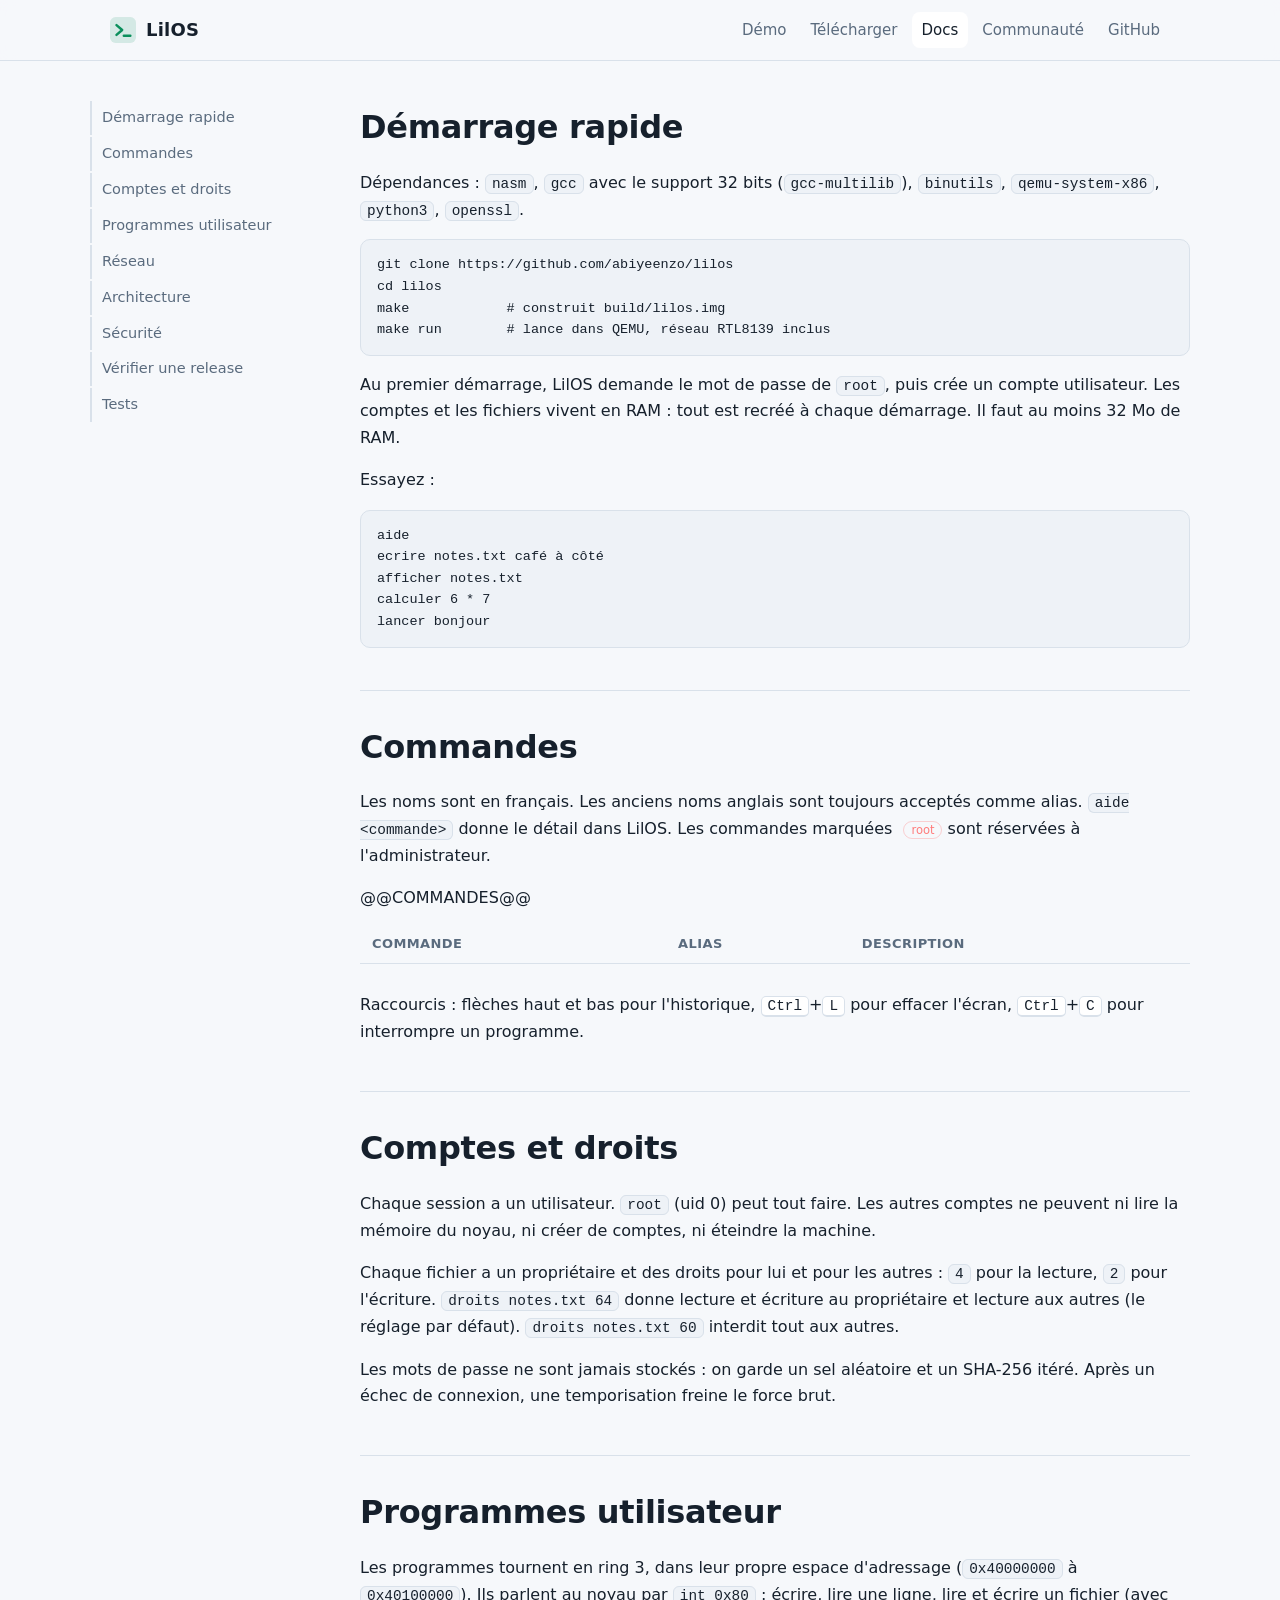
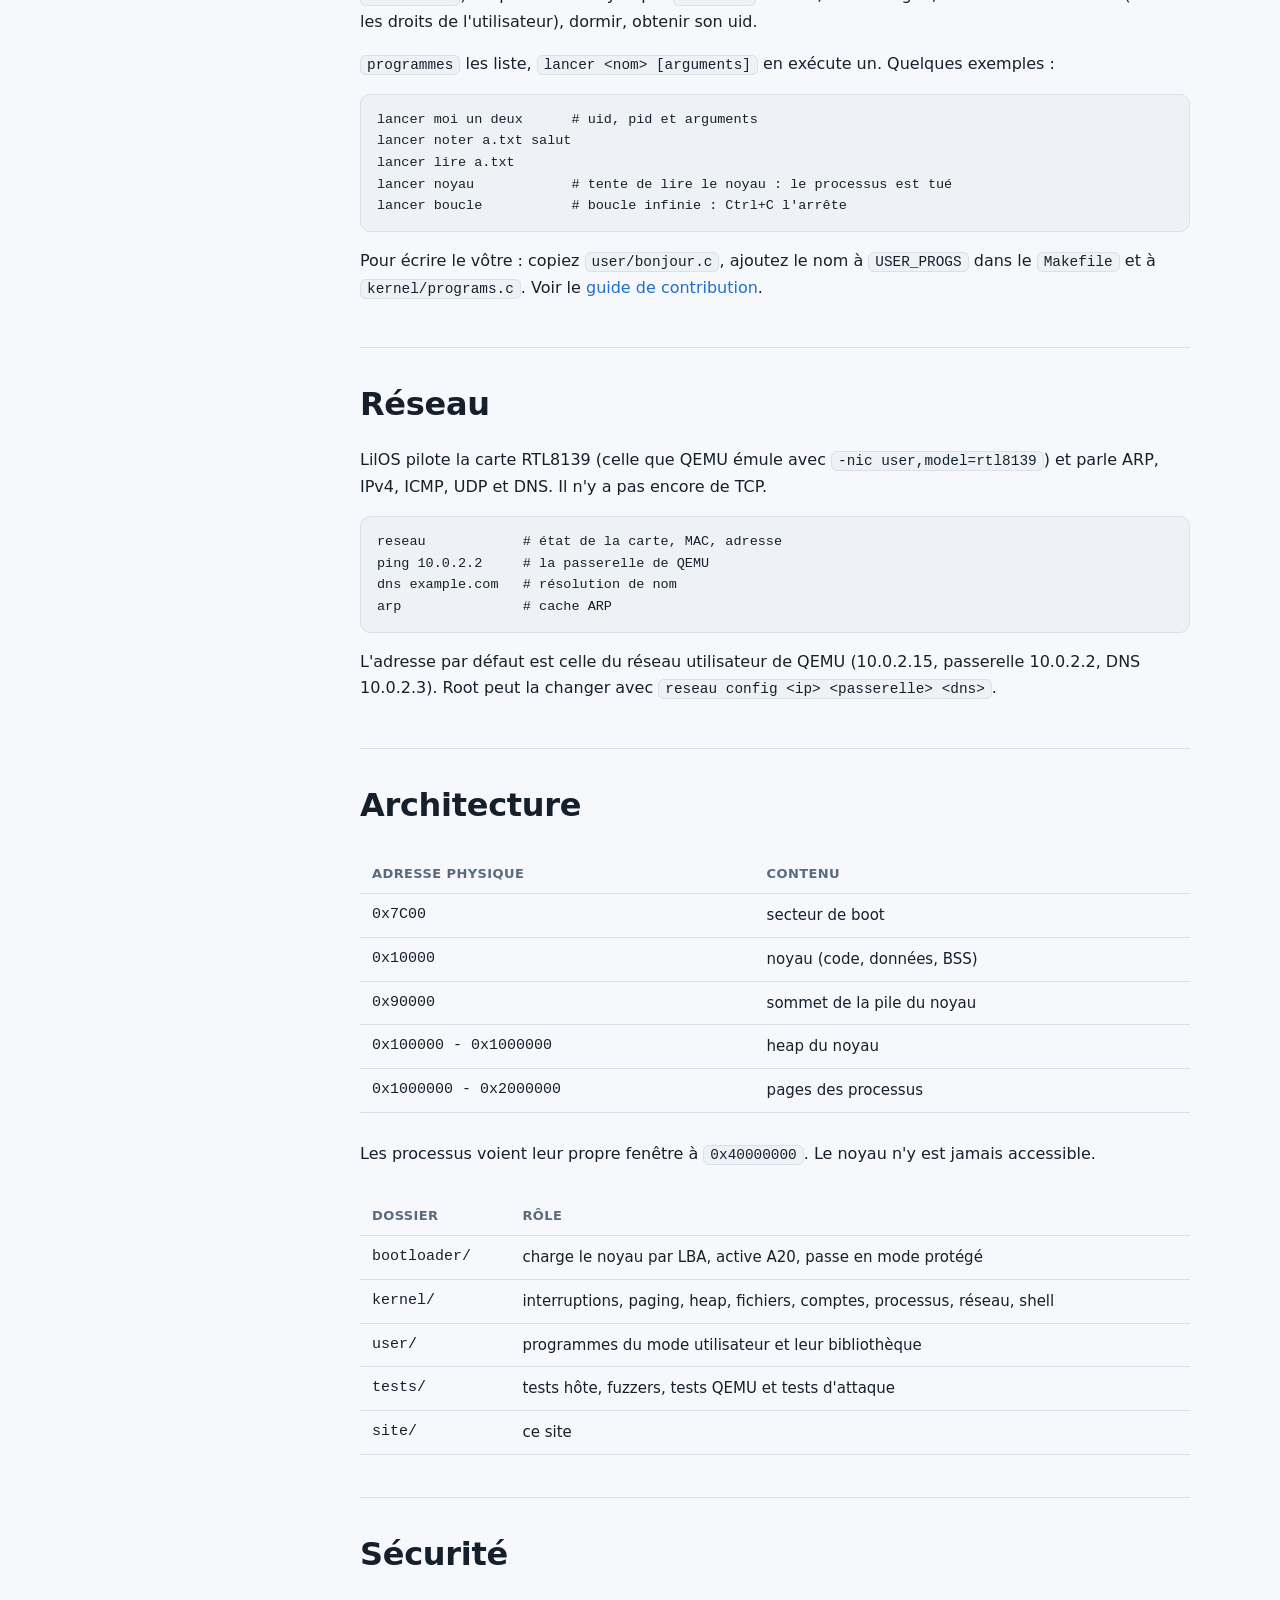
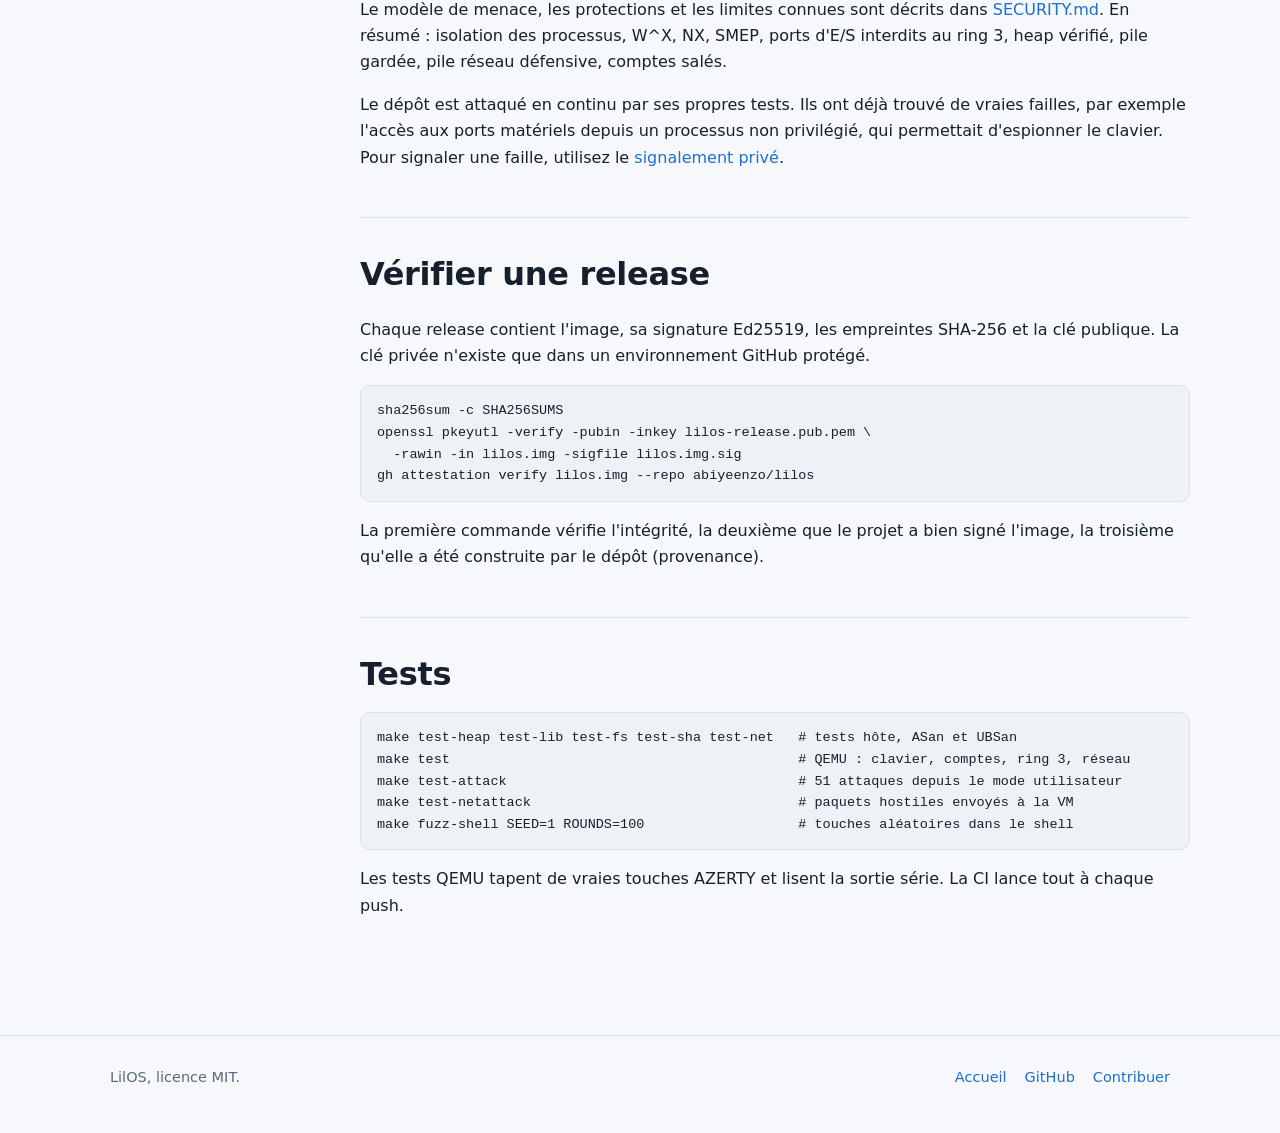
<file: site/docs.template.html>
<!doctype html>
<html lang="fr">
<head>
  <meta charset="utf-8">
  <meta name="viewport" content="width=device-width, initial-scale=1">
  <title>Documentation - LilOS</title>
  <meta name="description" content="Documentation de LilOS : démarrage, commandes, comptes et droits, programmes utilisateur, réseau, architecture et sécurité.">
  <meta http-equiv="Content-Security-Policy" content="default-src 'self'; script-src 'self'; style-src 'self' 'unsafe-inline'; img-src 'self' data:; base-uri 'none'; form-action 'none'">
  <meta name="theme-color" content="#0b0f14">
  <link rel="icon" href="favicon.svg" type="image/svg+xml">
  <link rel="stylesheet" href="style.css">
</head>
<body>
  <a class="skip" href="#contenu">Aller au contenu</a>

  <header class="site-header">
    <div class="wrap">
      <a class="brand" href="./" aria-label="LilOS, accueil">
        <svg viewBox="0 0 32 32" aria-hidden="true"><rect width="32" height="32" rx="7" fill="currentColor" opacity="0.14"/><path d="M8 10l7 6-7 6" fill="none" stroke="currentColor" stroke-width="3" stroke-linecap="round" stroke-linejoin="round"/><path d="M17 23h8" stroke="currentColor" stroke-width="3" stroke-linecap="round"/></svg>
        LilOS
      </a>
      <nav class="nav" aria-label="Navigation principale">
        <a href="./#demo">Démo</a>
        <a href="./#telecharger">Télécharger</a>
        <a href="docs.html" aria-current="page">Docs</a>
        <a href="./#communaute">Communauté</a>
        <a href="https://github.com/abiyeenzo/lilos" rel="noopener">GitHub</a>
      </nav>
    </div>
  </header>

  <div class="wrap doc" id="contenu">
    <aside class="toc" aria-label="Sommaire">
      <ul>
        <li><a href="#demarrage">Démarrage rapide</a></li>
        <li><a href="#commandes">Commandes</a></li>
        <li><a href="#comptes">Comptes et droits</a></li>
        <li><a href="#programmes">Programmes utilisateur</a></li>
        <li><a href="#reseau">Réseau</a></li>
        <li><a href="#architecture">Architecture</a></li>
        <li><a href="#securite">Sécurité</a></li>
        <li><a href="#verifier">Vérifier une release</a></li>
        <li><a href="#tests">Tests</a></li>
      </ul>
    </aside>

    <article>
      <section id="demarrage">
        <h2>Démarrage rapide</h2>
        <p>Dépendances : <code>nasm</code>, <code>gcc</code> avec le support 32 bits (<code>gcc-multilib</code>), <code>binutils</code>, <code>qemu-system-x86</code>, <code>python3</code>, <code>openssl</code>.</p>
        <pre class="code"><code>git clone https://github.com/abiyeenzo/lilos
cd lilos
make            # construit build/lilos.img
make run        # lance dans QEMU, réseau RTL8139 inclus</code></pre>
        <p>Au premier démarrage, LilOS demande le mot de passe de <code>root</code>, puis crée un compte utilisateur. Les comptes et les fichiers vivent en RAM : tout est recréé à chaque démarrage. Il faut au moins 32 Mo de RAM.</p>
        <p>Essayez :</p>
        <pre class="code"><code>aide
ecrire notes.txt café à côté
afficher notes.txt
calculer 6 * 7
lancer bonjour</code></pre>
      </section>

      <section id="commandes">
        <h2>Commandes</h2>
        <p>Les noms sont en français. Les anciens noms anglais sont toujours acceptés comme alias. <code>aide &lt;commande&gt;</code> donne le détail dans LilOS. Les commandes marquées <span class="tag-root">root</span> sont réservées à l'administrateur.</p>
        <div class="table-scroll">
          <table>
            <thead><tr><th>Commande</th><th>Alias</th><th>Description</th></tr></thead>
            <tbody>
@@COMMANDES@@
            </tbody>
          </table>
        </div>
        <p>Raccourcis : flèches haut et bas pour l'historique, <kbd>Ctrl</kbd>+<kbd>L</kbd> pour effacer l'écran, <kbd>Ctrl</kbd>+<kbd>C</kbd> pour interrompre un programme.</p>
      </section>

      <section id="comptes">
        <h2>Comptes et droits</h2>
        <p>Chaque session a un utilisateur. <code>root</code> (uid 0) peut tout faire. Les autres comptes ne peuvent ni lire la mémoire du noyau, ni créer de comptes, ni éteindre la machine.</p>
        <p>Chaque fichier a un propriétaire et des droits pour lui et pour les autres : <code>4</code> pour la lecture, <code>2</code> pour l'écriture. <code>droits notes.txt 64</code> donne lecture et écriture au propriétaire et lecture aux autres (le réglage par défaut). <code>droits notes.txt 60</code> interdit tout aux autres.</p>
        <p>Les mots de passe ne sont jamais stockés : on garde un sel aléatoire et un SHA-256 itéré. Après un échec de connexion, une temporisation freine le force brut.</p>
      </section>

      <section id="programmes">
        <h2>Programmes utilisateur</h2>
        <p>Les programmes tournent en ring 3, dans leur propre espace d'adressage (<code>0x40000000</code> à <code>0x40100000</code>). Ils parlent au noyau par <code>int 0x80</code> : écrire, lire une ligne, lire et écrire un fichier (avec les droits de l'utilisateur), dormir, obtenir son uid.</p>
        <p><code>programmes</code> les liste, <code>lancer &lt;nom&gt; [arguments]</code> en exécute un. Quelques exemples :</p>
        <pre class="code"><code>lancer moi un deux      # uid, pid et arguments
lancer noter a.txt salut
lancer lire a.txt
lancer noyau            # tente de lire le noyau : le processus est tué
lancer boucle           # boucle infinie : Ctrl+C l'arrête</code></pre>
        <p>Pour écrire le vôtre : copiez <code>user/bonjour.c</code>, ajoutez le nom à <code>USER_PROGS</code> dans le <code>Makefile</code> et à <code>kernel/programs.c</code>. Voir le <a href="https://github.com/abiyeenzo/lilos/blob/main/CONTRIBUTING.md">guide de contribution</a>.</p>
      </section>

      <section id="reseau">
        <h2>Réseau</h2>
        <p>LilOS pilote la carte RTL8139 (celle que QEMU émule avec <code>-nic user,model=rtl8139</code>) et parle ARP, IPv4, ICMP, UDP et DNS. Il n'y a pas encore de TCP.</p>
        <pre class="code"><code>reseau            # état de la carte, MAC, adresse
ping 10.0.2.2     # la passerelle de QEMU
dns example.com   # résolution de nom
arp               # cache ARP</code></pre>
        <p>L'adresse par défaut est celle du réseau utilisateur de QEMU (10.0.2.15, passerelle 10.0.2.2, DNS 10.0.2.3). Root peut la changer avec <code>reseau config &lt;ip&gt; &lt;passerelle&gt; &lt;dns&gt;</code>.</p>
      </section>

      <section id="architecture">
        <h2>Architecture</h2>
        <div class="table-scroll">
          <table>
            <thead><tr><th>Adresse physique</th><th>Contenu</th></tr></thead>
            <tbody>
              <tr><td>0x7C00</td><td>secteur de boot</td></tr>
              <tr><td>0x10000</td><td>noyau (code, données, BSS)</td></tr>
              <tr><td>0x90000</td><td>sommet de la pile du noyau</td></tr>
              <tr><td>0x100000 - 0x1000000</td><td>heap du noyau</td></tr>
              <tr><td>0x1000000 - 0x2000000</td><td>pages des processus</td></tr>
            </tbody>
          </table>
        </div>
        <p>Les processus voient leur propre fenêtre à <code>0x40000000</code>. Le noyau n'y est jamais accessible.</p>
        <div class="table-scroll">
          <table>
            <thead><tr><th>Dossier</th><th>Rôle</th></tr></thead>
            <tbody>
              <tr><td>bootloader/</td><td>charge le noyau par LBA, active A20, passe en mode protégé</td></tr>
              <tr><td>kernel/</td><td>interruptions, paging, heap, fichiers, comptes, processus, réseau, shell</td></tr>
              <tr><td>user/</td><td>programmes du mode utilisateur et leur bibliothèque</td></tr>
              <tr><td>tests/</td><td>tests hôte, fuzzers, tests QEMU et tests d'attaque</td></tr>
              <tr><td>site/</td><td>ce site</td></tr>
            </tbody>
          </table>
        </div>
      </section>

      <section id="securite">
        <h2>Sécurité</h2>
        <p>Le modèle de menace, les protections et les limites connues sont décrits dans <a href="https://github.com/abiyeenzo/lilos/blob/main/SECURITY.md">SECURITY.md</a>. En résumé : isolation des processus, W^X, NX, SMEP, ports d'E/S interdits au ring 3, heap vérifié, pile gardée, pile réseau défensive, comptes salés.</p>
        <p>Le dépôt est attaqué en continu par ses propres tests. Ils ont déjà trouvé de vraies failles, par exemple l'accès aux ports matériels depuis un processus non privilégié, qui permettait d'espionner le clavier. Pour signaler une faille, utilisez le <a href="https://github.com/abiyeenzo/lilos/security/advisories/new">signalement privé</a>.</p>
      </section>

      <section id="verifier">
        <h2>Vérifier une release</h2>
        <p>Chaque release contient l'image, sa signature Ed25519, les empreintes SHA-256 et la clé publique. La clé privée n'existe que dans un environnement GitHub protégé.</p>
        <pre class="code"><code>sha256sum -c SHA256SUMS
openssl pkeyutl -verify -pubin -inkey lilos-release.pub.pem \
  -rawin -in lilos.img -sigfile lilos.img.sig
gh attestation verify lilos.img --repo abiyeenzo/lilos</code></pre>
        <p>La première commande vérifie l'intégrité, la deuxième que le projet a bien signé l'image, la troisième qu'elle a été construite par le dépôt (provenance).</p>
      </section>

      <section id="tests">
        <h2>Tests</h2>
        <pre class="code"><code>make test-heap test-lib test-fs test-sha test-net   # tests hôte, ASan et UBSan
make test                                           # QEMU : clavier, comptes, ring 3, réseau
make test-attack                                    # 51 attaques depuis le mode utilisateur
make test-netattack                                 # paquets hostiles envoyés à la VM
make fuzz-shell SEED=1 ROUNDS=100                   # touches aléatoires dans le shell</code></pre>
        <p>Les tests QEMU tapent de vraies touches AZERTY et lisent la sortie série. La CI lance tout à chaque push.</p>
      </section>
    </article>
  </div>

  <footer>
    <div class="wrap">
      <div>LilOS, licence MIT.</div>
      <ul>
        <li><a href="./">Accueil</a></li>
        <li><a href="https://github.com/abiyeenzo/lilos" rel="noopener">GitHub</a></li>
        <li><a href="https://github.com/abiyeenzo/lilos/blob/main/CONTRIBUTING.md">Contribuer</a></li>
      </ul>
    </div>
  </footer>
</body>
</html>
</file>
<file: site/style.css>
:root {
  --bg: #0b0f14;
  --bg-soft: #121922;
  --card: #151d28;
  --line: #243142;
  --text: #dbe4ee;
  --muted: #8a9bb0;
  --accent: #52e0a0;
  --accent-ink: #052418;
  --accent-2: #6cb6ff;
  --warn: #ffb454;
  --code-bg: #0a0e13;
  --radius: 12px;
  --mono: ui-monospace, "JetBrains Mono", "Cascadia Code", Menlo, Consolas, monospace;
  --sans: system-ui, -apple-system, "Segoe UI", Roboto, "Helvetica Neue", Arial, sans-serif;
}

@media (prefers-color-scheme: light) {
  :root:not([data-theme="dark"]) {
    --bg: #f6f8fb;
    --bg-soft: #ffffff;
    --card: #ffffff;
    --line: #d9e1ea;
    --text: #16202c;
    --muted: #5a6b7e;
    --accent: #0a8f5c;
    --accent-ink: #ffffff;
    --accent-2: #1f6fd1;
    --warn: #a65b00;
    --code-bg: #eef2f7;
  }
}

* { box-sizing: border-box; }
html { scroll-behavior: smooth; }
body {
  margin: 0;
  background: var(--bg);
  color: var(--text);
  font: 16px/1.65 var(--sans);
  -webkit-font-smoothing: antialiased;
}
a { color: var(--accent-2); text-decoration: none; }
a:hover { text-decoration: underline; }
:focus-visible { outline: 2px solid var(--accent); outline-offset: 2px; border-radius: 4px; }
img, svg { max-width: 100%; }

.wrap { width: 100%; max-width: 1100px; margin: 0 auto; padding: 0 20px; }

/* En-tête */
.site-header {
  position: sticky; top: 0; z-index: 10;
  background: color-mix(in srgb, var(--bg) 88%, transparent);
  backdrop-filter: blur(8px);
  border-bottom: 1px solid var(--line);
}
.site-header .wrap { display: flex; align-items: center; gap: 24px; height: 60px; }
.brand { display: flex; align-items: center; gap: 10px; color: var(--text); font-weight: 700; font-size: 18px; letter-spacing: 0.2px; }
.brand:hover { text-decoration: none; }
.brand svg { width: 26px; height: 26px; color: var(--accent); }
.nav { display: flex; gap: 4px; margin-left: auto; flex-wrap: wrap; justify-content: flex-end; }
.nav a { color: var(--muted); padding: 6px 10px; border-radius: 8px; font-size: 15px; }
.nav a:hover, .nav a[aria-current="page"] { color: var(--text); background: var(--bg-soft); text-decoration: none; }

/* Boutons */
.btn {
  display: inline-flex; align-items: center; gap: 8px;
  padding: 11px 18px; border-radius: 10px; font-weight: 600; font-size: 15px;
  border: 1px solid var(--line); background: var(--card); color: var(--text);
  cursor: pointer; font-family: inherit;
}
.btn:hover { text-decoration: none; border-color: var(--accent); }
.btn svg { width: 18px; height: 18px; }
.btn.primary { background: var(--accent); color: var(--accent-ink); border-color: var(--accent); }
.btn.primary:hover { filter: brightness(1.08); }
.btn[disabled] { opacity: 0.5; cursor: not-allowed; }
.btn.small { padding: 7px 12px; font-size: 14px; }

/* Héros */
.hero { padding: 64px 0 40px; }
.hero .wrap { display: grid; grid-template-columns: 1.1fr 1fr; gap: 40px; align-items: center; }
.eyebrow { color: var(--accent); font-family: var(--mono); font-size: 14px; margin: 0 0 12px; }
h1 { font-size: clamp(32px, 5vw, 52px); line-height: 1.1; margin: 0 0 18px; letter-spacing: -0.5px; }
.lead { color: var(--muted); font-size: 18px; margin: 0 0 26px; max-width: 54ch; }
.cta { display: flex; flex-wrap: wrap; gap: 12px; }
.badges { display: flex; flex-wrap: wrap; gap: 8px; margin-top: 22px; }
.badge { font-family: var(--mono); font-size: 12.5px; color: var(--muted); border: 1px solid var(--line); padding: 3px 9px; border-radius: 999px; }

.terminal {
  background: var(--code-bg); border: 1px solid var(--line); border-radius: var(--radius);
  overflow: hidden; box-shadow: 0 18px 50px rgba(0, 0, 0, 0.35);
}
.terminal .bar { display: flex; gap: 7px; padding: 11px 14px; border-bottom: 1px solid var(--line); background: var(--bg-soft); }
.terminal .bar span { width: 11px; height: 11px; border-radius: 50%; background: var(--line); }
.terminal pre { margin: 0; padding: 18px 20px; font: 13.5px/1.6 var(--mono); overflow-x: auto; color: var(--text); }
.t-ok { color: var(--accent); }
.t-dim { color: var(--muted); }
.t-warn { color: var(--warn); }
.t-root { color: #ff7b7b; }

/* Sections */
section { padding: 56px 0; border-top: 1px solid var(--line); }
section h2 { font-size: clamp(24px, 3vw, 32px); margin: 0 0 10px; letter-spacing: -0.3px; }
section .sub { color: var(--muted); margin: 0 0 28px; max-width: 70ch; }

.grid { display: grid; gap: 16px; grid-template-columns: repeat(auto-fit, minmax(290px, 1fr)); }
.card { background: var(--card); border: 1px solid var(--line); border-radius: var(--radius); padding: 22px; }
.card h3 { margin: 12px 0 6px; font-size: 18px; }
.card p { margin: 0; color: var(--muted); font-size: 15px; }
.card .icon { width: 38px; height: 38px; color: var(--accent); }
.card ul { margin: 8px 0 0; padding-left: 18px; color: var(--muted); font-size: 15px; }

/* Démo */
.demo-box { background: var(--card); border: 1px solid var(--line); border-radius: var(--radius); overflow: hidden; }
.demo-toolbar { display: flex; flex-wrap: wrap; gap: 10px; align-items: center; padding: 12px 14px; border-bottom: 1px solid var(--line); background: var(--bg-soft); }
.demo-toolbar .status { margin-left: auto; color: var(--muted); font-size: 14px; font-family: var(--mono); }
#screen_container {
  background: #000; min-height: 200px; display: none; padding: 8px; overflow: auto;
  max-height: 640px;
}
#screen_container.on { display: block; }
#screen_container > div { white-space: pre; font: 14px/14px monospace; color: #ddd; }
#screen_container canvas { max-width: 100%; height: auto; }
.demo-placeholder { padding: 46px 20px; text-align: center; color: var(--muted); }
.demo-placeholder strong { color: var(--text); }
.demo-notes { padding: 16px 20px; border-top: 1px solid var(--line); color: var(--muted); font-size: 14.5px; }
.demo-notes ul { margin: 6px 0 0; padding-left: 18px; }
kbd, code { font-family: var(--mono); font-size: 0.9em; }
code { background: var(--code-bg); border: 1px solid var(--line); padding: 1px 6px; border-radius: 6px; }
kbd { background: var(--bg-soft); border: 1px solid var(--line); border-bottom-width: 2px; padding: 1px 6px; border-radius: 5px; }

pre.code {
  background: var(--code-bg); border: 1px solid var(--line); border-radius: 10px;
  padding: 14px 16px; overflow-x: auto; font: 13.5px/1.6 var(--mono); margin: 12px 0;
}
pre.code code { background: none; border: 0; padding: 0; font-size: inherit; }

/* Téléchargement */
.release-head { display: flex; flex-wrap: wrap; align-items: baseline; gap: 12px; margin-bottom: 14px; }
.release-head .tag { font-family: var(--mono); font-size: 22px; font-weight: 700; }
.release-head .when { color: var(--muted); font-size: 14px; }
.files { display: grid; gap: 10px; margin: 14px 0; }
.file { display: flex; flex-wrap: wrap; align-items: center; gap: 10px; justify-content: space-between; padding: 12px 14px; border: 1px solid var(--line); border-radius: 10px; background: var(--bg-soft); }
.file .name { font-family: var(--mono); }
.file .size { color: var(--muted); font-size: 13px; margin-left: 8px; }
.notice { border-left: 3px solid var(--warn); background: var(--bg-soft); padding: 12px 16px; border-radius: 0 10px 10px 0; color: var(--muted); font-size: 15px; }

/* Étapes */
.steps { counter-reset: step; display: grid; gap: 14px; padding: 0; list-style: none; margin: 18px 0 0; }
.steps li { counter-increment: step; display: grid; grid-template-columns: 38px 1fr; gap: 14px; align-items: start; }
.steps li::before {
  content: counter(step); width: 38px; height: 38px; border-radius: 50%;
  display: grid; place-items: center; font-weight: 700; color: var(--accent-ink); background: var(--accent);
}
.steps li strong { display: block; }
.steps li span { color: var(--muted); font-size: 15px; }

/* Documentation */
.doc { display: grid; grid-template-columns: 230px 1fr; gap: 40px; padding: 40px 0 70px; }
.toc { position: sticky; top: 80px; align-self: start; font-size: 14.5px; }
.toc ul { list-style: none; margin: 0; padding: 0; display: grid; gap: 2px; }
.toc a { display: block; color: var(--muted); padding: 5px 10px; border-left: 2px solid var(--line); }
.toc a:hover { color: var(--text); border-left-color: var(--accent); text-decoration: none; }
.doc article section { padding: 30px 0; }
.doc article section:first-child { border-top: 0; padding-top: 0; }
.doc h2 { margin-top: 0; }
.doc h3 { margin: 24px 0 8px; font-size: 18px; }
table { width: 100%; border-collapse: collapse; margin: 12px 0; font-size: 15px; }
th, td { text-align: left; padding: 9px 12px; border-bottom: 1px solid var(--line); vertical-align: top; }
th { color: var(--muted); font-weight: 600; font-size: 13px; text-transform: uppercase; letter-spacing: 0.4px; }
td:first-child { font-family: var(--mono); white-space: nowrap; }
.table-scroll { overflow-x: auto; }
.tag-root { font-size: 11.5px; font-family: var(--sans); color: #ff7b7b; border: 1px solid #ff7b7b55; border-radius: 999px; padding: 1px 7px; margin-left: 6px; }

footer { border-top: 1px solid var(--line); padding: 30px 0 50px; color: var(--muted); font-size: 14.5px; }
footer .wrap { display: flex; flex-wrap: wrap; gap: 14px 30px; justify-content: space-between; }
footer ul { list-style: none; margin: 0; padding: 0; display: flex; flex-wrap: wrap; gap: 6px 18px; }

.skip { position: absolute; left: -999px; top: 8px; background: var(--accent); color: var(--accent-ink); padding: 8px 12px; border-radius: 8px; z-index: 20; }
.skip:focus { left: 10px; }

@media (max-width: 860px) {
  .hero .wrap { grid-template-columns: 1fr; }
  .doc { grid-template-columns: 1fr; }
  .toc { position: static; }
  .nav a { padding: 6px 8px; font-size: 14px; }
  .site-header .wrap { height: auto; padding-top: 10px; padding-bottom: 10px; flex-wrap: wrap; gap: 6px 16px; }
}
@media (max-width: 480px) { .wrap { padding: 0 16px; } .hero { padding-top: 40px; } }
@media (prefers-reduced-motion: reduce) { html { scroll-behavior: auto; } }
</file>
